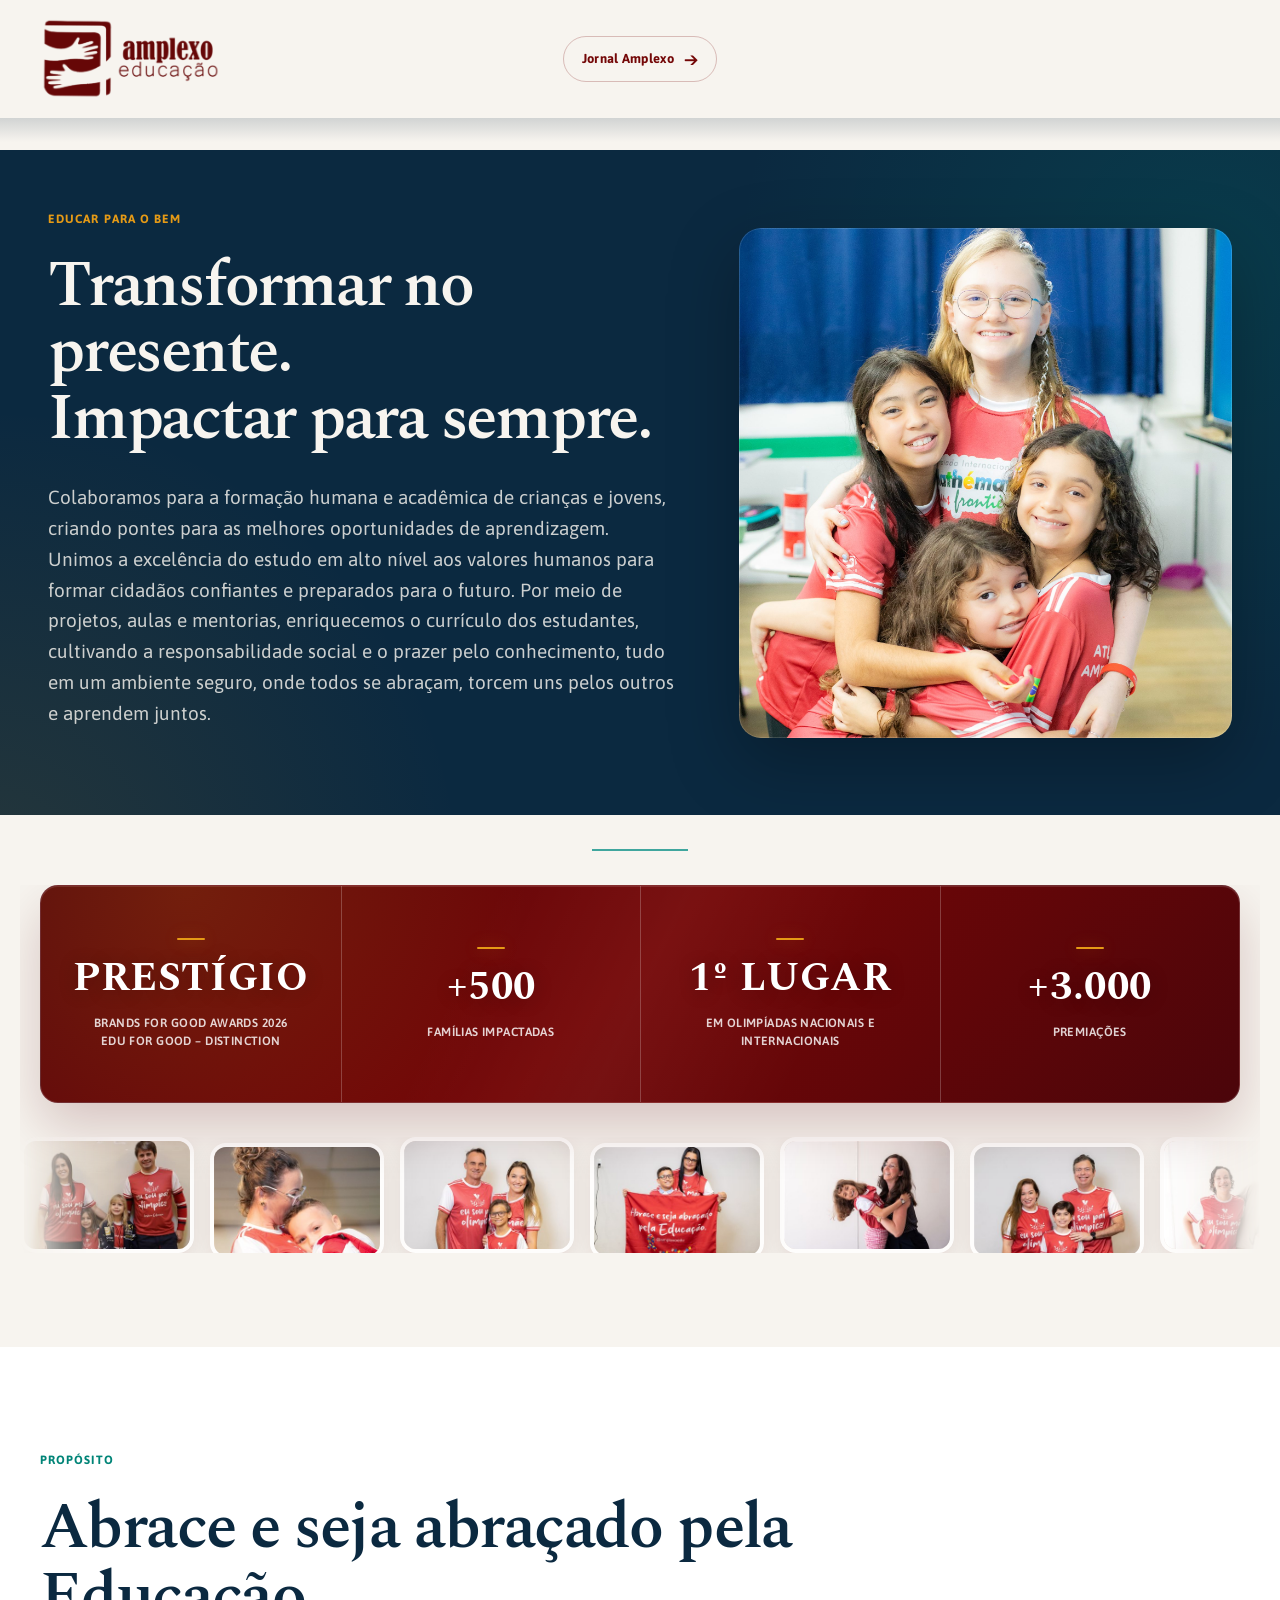
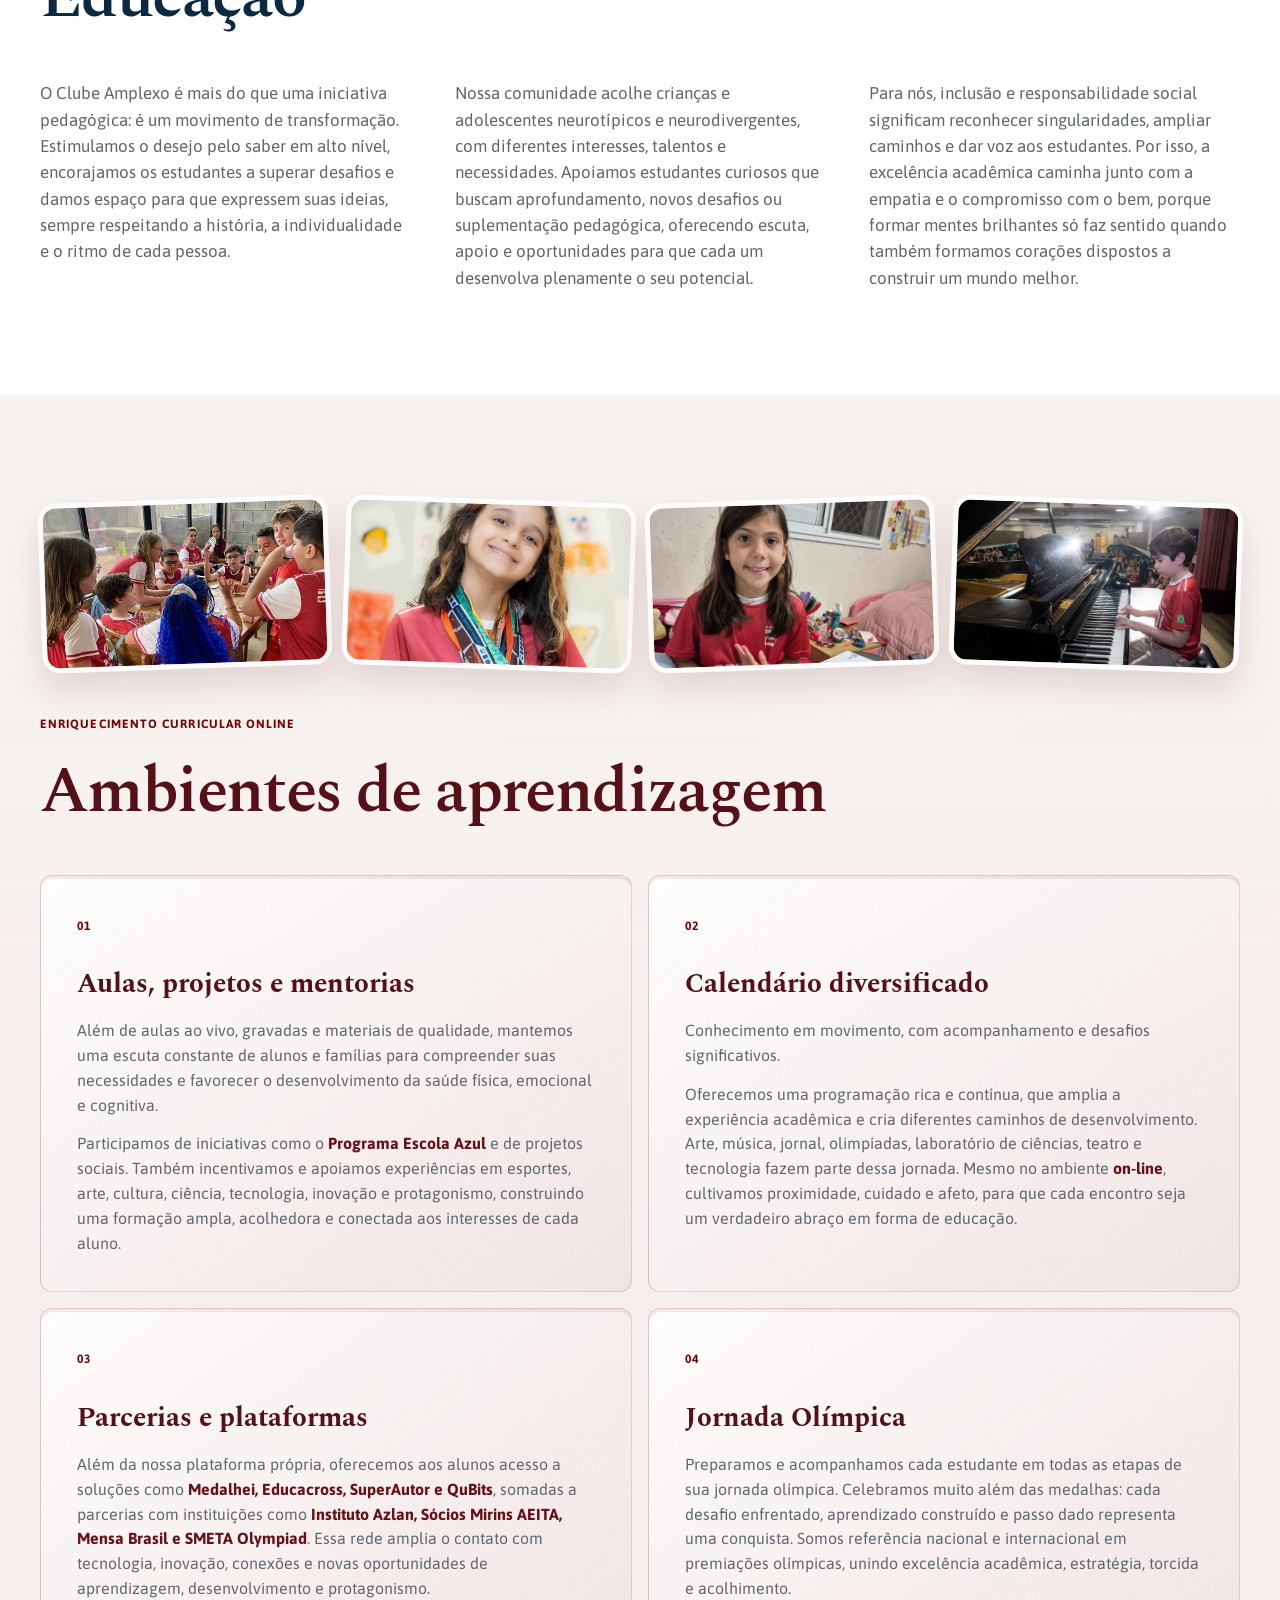
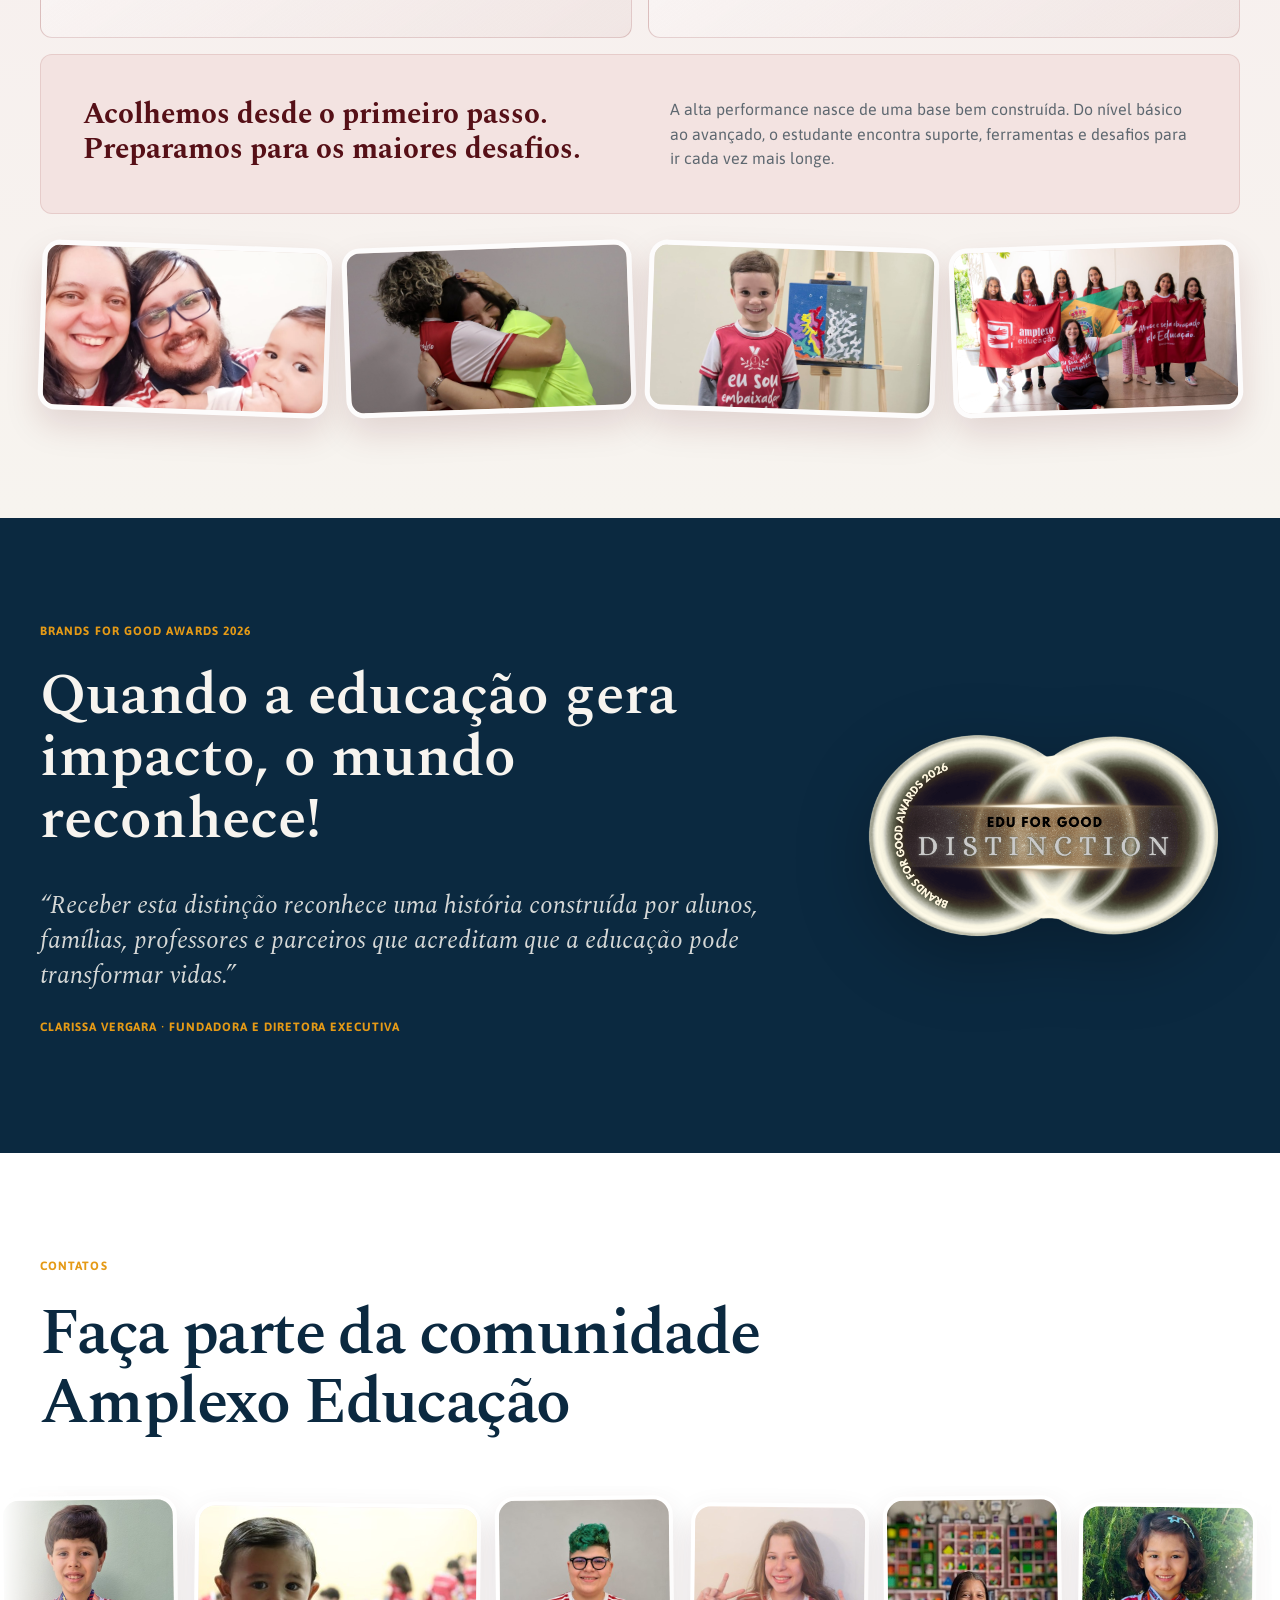
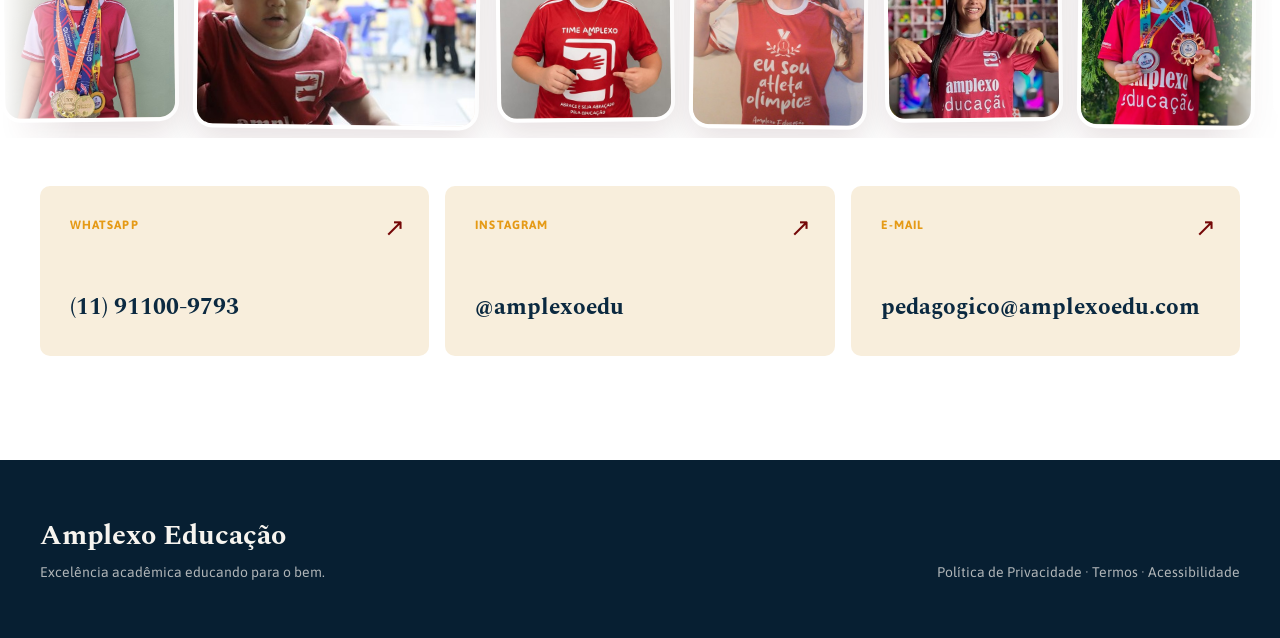
<file: index.html>
<!doctype html>
<html lang="pt-BR">
<head>
  <meta charset="utf-8">
  <meta name="viewport" content="width=device-width, initial-scale=1">
  <title>Amplexo Educação | Clube de enriquecimento curricular</title>
  <meta name="description" content="Toda criança merece um desafio do seu tamanho. Conheça as trilhas de enriquecimento curricular da Amplexo.">
  <meta name="theme-color" content="#f7f4ef">
  <link rel="icon" href="assets/images/redlogo.png">
  <link rel="preconnect" href="https://fonts.googleapis.com">
  <link rel="preconnect" href="https://fonts.gstatic.com" crossorigin>
  <link href="https://fonts.googleapis.com/css2?family=Asap:wght@400;500;600;700&family=Spectral:ital,wght@0,500;0,600;0,700;1,500&display=swap" rel="stylesheet">
  <link rel="stylesheet" href="css/home-reference.css">
</head>
<body id="inicio">
  <a class="skip-link" href="#conteudo">Ir para o conteúdo</a>

  <header class="site-header">
    <div class="shell header-inner">
      <a class="brand" href="#inicio" aria-label="Voltar ao início da página">
        <img src="assets/images/amplexo-logo-full.png" alt="Amplexo Educação">
      </a>
      <a class="journal-button" href="jornal-amplexo/">Jornal Amplexo <span aria-hidden="true">→</span></a>
    </div>
  </header>

  <main id="conteudo">
    <section id="amplexo" class="hero">
      <div class="hero-inner">
        <div class="hero-content reveal">
          <p class="eyebrow amber">Educar para o bem</p>
          <h1>Transformar no presente.<br>Impactar para sempre.</h1>
          <p class="hero-copy">Colaboramos para a formação humana e acadêmica de crianças e jovens, criando pontes para as melhores oportunidades de aprendizagem. Unimos a excelência do estudo em alto nível aos valores humanos para formar cidadãos confiantes e preparados para o futuro. Por meio de projetos, aulas e mentorias, enriquecemos o currículo dos estudantes, cultivando a responsabilidade social e o prazer pelo conhecimento, tudo em um ambiente seguro, onde todos se abraçam, torcem uns pelos outros e aprendem juntos.</p>
        </div>
        <figure class="hero-photo" aria-label="Estudantes da Amplexo reunidas">
          <img src="assets/images/amplexo-estudantes.jpg" alt="Quatro estudantes da Amplexo sorrindo e se abraçando" width="1800" height="2700">
        </figure>
      </div>
    </section>

    <section class="credibility shell" aria-labelledby="cred-title">
      <div class="transition-line" aria-hidden="true"></div>
      <h2 id="cred-title" class="sr-only">Indicadores de credibilidade</h2>
      <div class="metrics-scene">
        <div class="metrics reveal">
        <article><strong>Prestígio</strong><span>Brands For Good Awards 2026<br>Edu For Good – Distinction</span></article>
        <article><strong>+500</strong><span>Famílias impactadas</span></article>
        <article><strong>1º lugar</strong><span>Em olimpíadas nacionais e internacionais</span></article>
        <article><strong>+3.000</strong><span>Premiações</span></article>
        </div>
        <div class="family-carousel" aria-label="Famílias que fazem parte da comunidade Amplexo">
          <div class="family-carousel-track">
            <div class="family-carousel-group">
              <figure><img src="assets/images/familia-amplexo-01-360.jpg" srcset="assets/images/familia-amplexo-01-360.jpg 360w, assets/images/familia-amplexo-01-720.jpg 720w" sizes="(max-width: 760px) 142px, 174px" alt="" loading="lazy" decoding="async"></figure>
              <figure><img src="assets/images/familia-amplexo-03-360.jpg" srcset="assets/images/familia-amplexo-03-360.jpg 360w, assets/images/familia-amplexo-03-720.jpg 720w" sizes="(max-width: 760px) 142px, 174px" alt="" loading="lazy" decoding="async"></figure>
              <figure><img src="assets/images/familia-amplexo-06-360.jpg" srcset="assets/images/familia-amplexo-06-360.jpg 360w, assets/images/familia-amplexo-06-720.jpg 720w" sizes="(max-width: 760px) 142px, 174px" alt="" loading="lazy" decoding="async"></figure>
              <figure><img src="assets/images/amplexo-familia-abraco-360.jpg" srcset="assets/images/amplexo-familia-abraco-360.jpg 360w, assets/images/amplexo-familia-abraco-720.jpg 720w" sizes="(max-width: 760px) 142px, 174px" alt="" loading="lazy" decoding="async"></figure>
              <figure><img src="assets/images/familia-amplexo-05-360.jpg" srcset="assets/images/familia-amplexo-05-360.jpg 360w, assets/images/familia-amplexo-05-720.jpg 720w" sizes="(max-width: 760px) 142px, 174px" alt="" loading="lazy" decoding="async"></figure>
              <figure><img src="assets/images/familia-amplexo-02-360.jpg" srcset="assets/images/familia-amplexo-02-360.jpg 360w, assets/images/familia-amplexo-02-720.jpg 720w" sizes="(max-width: 760px) 142px, 174px" alt="" loading="lazy" decoding="async"></figure>
              <figure><img src="assets/images/familia-amplexo-04-360.jpg" srcset="assets/images/familia-amplexo-04-360.jpg 360w, assets/images/familia-amplexo-04-720.jpg 720w" sizes="(max-width: 760px) 142px, 174px" alt="" loading="lazy" decoding="async"></figure>
              <figure><img src="assets/images/familia-amplexo-07-360.jpg" srcset="assets/images/familia-amplexo-07-360.jpg 360w, assets/images/familia-amplexo-07-720.jpg 720w" sizes="(max-width: 760px) 142px, 174px" alt="" loading="lazy" decoding="async"></figure>
            </div>
            <div class="family-carousel-group" aria-hidden="true">
              <figure><img src="assets/images/familia-amplexo-01-360.jpg" srcset="assets/images/familia-amplexo-01-360.jpg 360w, assets/images/familia-amplexo-01-720.jpg 720w" sizes="(max-width: 760px) 142px, 174px" alt="" loading="lazy" decoding="async"></figure>
              <figure><img src="assets/images/familia-amplexo-03-360.jpg" srcset="assets/images/familia-amplexo-03-360.jpg 360w, assets/images/familia-amplexo-03-720.jpg 720w" sizes="(max-width: 760px) 142px, 174px" alt="" loading="lazy" decoding="async"></figure>
              <figure><img src="assets/images/familia-amplexo-06-360.jpg" srcset="assets/images/familia-amplexo-06-360.jpg 360w, assets/images/familia-amplexo-06-720.jpg 720w" sizes="(max-width: 760px) 142px, 174px" alt="" loading="lazy" decoding="async"></figure>
              <figure><img src="assets/images/amplexo-familia-abraco-360.jpg" srcset="assets/images/amplexo-familia-abraco-360.jpg 360w, assets/images/amplexo-familia-abraco-720.jpg 720w" sizes="(max-width: 760px) 142px, 174px" alt="" loading="lazy" decoding="async"></figure>
              <figure><img src="assets/images/familia-amplexo-05-360.jpg" srcset="assets/images/familia-amplexo-05-360.jpg 360w, assets/images/familia-amplexo-05-720.jpg 720w" sizes="(max-width: 760px) 142px, 174px" alt="" loading="lazy" decoding="async"></figure>
              <figure><img src="assets/images/familia-amplexo-02-360.jpg" srcset="assets/images/familia-amplexo-02-360.jpg 360w, assets/images/familia-amplexo-02-720.jpg 720w" sizes="(max-width: 760px) 142px, 174px" alt="" loading="lazy" decoding="async"></figure>
              <figure><img src="assets/images/familia-amplexo-04-360.jpg" srcset="assets/images/familia-amplexo-04-360.jpg 360w, assets/images/familia-amplexo-04-720.jpg 720w" sizes="(max-width: 760px) 142px, 174px" alt="" loading="lazy" decoding="async"></figure>
              <figure><img src="assets/images/familia-amplexo-07-360.jpg" srcset="assets/images/familia-amplexo-07-360.jpg 360w, assets/images/familia-amplexo-07-720.jpg 720w" sizes="(max-width: 760px) 142px, 174px" alt="" loading="lazy" decoding="async"></figure>
            </div>
          </div>
        </div>
      </div>
    </section>

    <section id="clube" class="manifesto section-pad">
      <div class="narrow reveal">
        <p class="eyebrow teal">Propósito</p>
        <h2>Abrace e seja abraçado pela Educação</h2>
        <div class="editorial-copy">
          <p>O Clube Amplexo é mais do que uma iniciativa pedagógica: é um movimento de transformação. Estimulamos o desejo pelo saber em alto nível, encorajamos os estudantes a superar desafios e damos espaço para que expressem suas ideias, sempre respeitando a história, a individualidade e o ritmo de cada pessoa.</p>
          <p>Nossa comunidade acolhe crianças e adolescentes neurotípicos e neurodivergentes, com diferentes interesses, talentos e necessidades. Apoiamos estudantes curiosos que buscam aprofundamento, novos desafios ou suplementação pedagógica, oferecendo escuta, apoio e oportunidades para que cada um desenvolva plenamente o seu potencial.</p>
          <p>Para nós, inclusão e responsabilidade social significam reconhecer singularidades, ampliar caminhos e dar voz aos estudantes. Por isso, a excelência acadêmica caminha junto com a empatia e o compromisso com o bem, porque formar mentes brilhantes só faz sentido quando também formamos corações dispostos a construir um mundo melhor.</p>
        </div>
      </div>
    </section>

    <section class="learning section-pad">
      <div class="learning-showcase">
        <div class="learning-photo-rail learning-photo-rail-left" aria-label="Momentos de aprendizagem na Amplexo">
          <figure><img src="assets/images/aprendizagem-comunidade.jpg" alt="Estudantes da Amplexo reunidos em uma atividade coletiva" loading="lazy"></figure>
          <figure><img src="assets/images/aprendizagem-medalhas.jpg" alt="Estudante da Amplexo celebrando suas medalhas" loading="lazy"></figure>
          <figure><img src="assets/images/aprendizagem-online.jpg" alt="Estudante participando de uma atividade on-line" loading="lazy"></figure>
          <figure><img src="assets/images/aprendizagem-musica.jpg" alt="Estudante da Amplexo tocando piano" loading="lazy"></figure>
        </div>
        <div class="learning-content">
        <div class="section-heading reveal">
          <p class="eyebrow wine">Enriquecimento curricular Online</p>
          <h2>Ambientes de aprendizagem</h2>
        </div>
        <div class="learning-grid">
          <article class="learning-card reveal"><span>01</span><h3>Aulas, projetos e mentorias</h3><p>Além de aulas ao vivo, gravadas e materiais de qualidade, mantemos uma escuta constante de alunos e famílias para compreender suas necessidades e favorecer o desenvolvimento da saúde física, emocional e cognitiva.</p><p>Participamos de iniciativas como o <strong>Programa Escola Azul</strong> e de projetos sociais. Também incentivamos e apoiamos experiências em esportes, arte, cultura, ciência, tecnologia, inovação e protagonismo, construindo uma formação ampla, acolhedora e conectada aos interesses de cada aluno.</p></article>
          <article class="learning-card reveal"><span>02</span><h3>Calendário diversificado</h3><p>Conhecimento em movimento, com acompanhamento e desafios significativos.</p><p>Oferecemos uma programação rica e contínua, que amplia a experiência acadêmica e cria diferentes caminhos de desenvolvimento. Arte, música, jornal, olimpíadas, laboratório de ciências, teatro e tecnologia fazem parte dessa jornada. Mesmo no ambiente <strong>on-line</strong>, cultivamos proximidade, cuidado e afeto, para que cada encontro seja um verdadeiro abraço em forma de educação.</p></article>
          <article class="learning-card reveal"><span>03</span><h3>Parcerias e plataformas</h3><p>Além da nossa plataforma própria, oferecemos aos alunos acesso a soluções como <strong>Medalhei, Educacross, SuperAutor e QuBits</strong>, somadas a parcerias com instituições como <strong>Instituto Azlan, Sócios Mirins AEITA, Mensa Brasil e SMETA Olympiad</strong>. Essa rede amplia o contato com tecnologia, inovação, conexões e novas oportunidades de aprendizagem, desenvolvimento e protagonismo.</p></article>
          <article class="learning-card reveal"><span>04</span><h3>Jornada Olímpica</h3><p>Preparamos e acompanhamos cada estudante em todas as etapas de sua jornada olímpica. Celebramos muito além das medalhas: cada desafio enfrentado, aprendizado construído e passo dado representa uma conquista. Somos referência nacional e internacional em premiações olímpicas, unindo excelência acadêmica, estratégia, torcida e acolhimento.</p></article>
        </div>
        <aside class="learning-callout reveal">
          <h3>Acolhemos desde o primeiro passo. Preparamos para os maiores desafios.</h3>
          <p>A alta performance nasce de uma base bem construída. Do nível básico ao avançado, o estudante encontra suporte, ferramentas e desafios para ir cada vez mais longe.</p>
        </aside>
        </div>
        <div class="learning-photo-rail learning-photo-rail-right" aria-label="Histórias reais da comunidade Amplexo">
          <figure><img src="assets/images/aprendizagem-familia.jpg" alt="Família vestindo a camisa da Amplexo" loading="lazy"></figure>
          <figure><img src="assets/images/aprendizagem-abraco.jpg" alt="Abraço celebrando uma conquista" loading="lazy"></figure>
          <figure><img src="assets/images/aprendizagem-arte.jpg" alt="Criança apresentando uma criação artística" loading="lazy"></figure>
          <figure><img src="assets/images/aprendizagem-equipe.jpg" alt="Estudantes reunidos representando a comunidade Amplexo" loading="lazy"></figure>
        </div>
      </div>
    </section>

    <section id="impacto" class="impact section-pad">
      <div class="shell impact-grid">
        <div class="impact-copy reveal">
          <p class="eyebrow amber">Brands For Good Awards 2026</p>
          <h2>Quando a educação gera impacto, o mundo reconhece!</h2>
          <blockquote>“Receber esta distinção reconhece uma história construída por alunos, famílias, professores e parceiros que acreditam que a educação pode transformar vidas.”</blockquote>
          <p class="signature">Clarissa Vergara · Fundadora e Diretora Executiva</p>
        </div>
        <div class="award reveal"><img src="assets/images/brands-for-good-2026.png" alt="Selo Brands For Good Awards 2026 — Edu For Good Distinction" loading="lazy"></div>
      </div>
    </section>

    <section class="contact section-pad">
      <div class="shell">
        <div class="section-heading reveal">
          <p class="eyebrow amber">Contatos</p>
          <h2>Faça parte da comunidade Amplexo Educação</h2>
        </div>
        <div class="community-carousel reveal" aria-label="Pessoas que fazem parte da comunidade Amplexo Educação">
          <div class="community-carousel-track">
            <div class="community-carousel-group">
              <figure class="community-photo"><img src="assets/images/comunidade-01-480.jpg" srcset="assets/images/comunidade-01-480.jpg 480w, assets/images/comunidade-01-800.jpg 800w" sizes="(max-width: 760px) 222px, 286px" alt="" loading="lazy" decoding="async"></figure>
              <figure class="community-photo"><img src="assets/images/comunidade-02-480.jpg" srcset="assets/images/comunidade-02-480.jpg 480w, assets/images/comunidade-02-800.jpg 800w" sizes="(max-width: 760px) 222px, 286px" alt="" loading="lazy" decoding="async"></figure>
              <figure class="community-photo"><img src="assets/images/comunidade-03-480.jpg" srcset="assets/images/comunidade-03-480.jpg 480w, assets/images/comunidade-03-800.jpg 800w" sizes="(max-width: 760px) 222px, 286px" alt="" loading="lazy" decoding="async"></figure>
              <figure class="community-photo"><img src="assets/images/comunidade-04-480.jpg" srcset="assets/images/comunidade-04-480.jpg 480w, assets/images/comunidade-04-800.jpg 800w" sizes="(max-width: 760px) 222px, 286px" alt="" loading="lazy" decoding="async"></figure>
              <figure class="community-photo"><img src="assets/images/comunidade-05-480.jpg" srcset="assets/images/comunidade-05-480.jpg 480w, assets/images/comunidade-05-800.jpg 800w" sizes="(max-width: 760px) 222px, 286px" alt="" loading="lazy" decoding="async"></figure>
              <figure class="community-photo"><img src="assets/images/comunidade-06-480.jpg" srcset="assets/images/comunidade-06-480.jpg 480w, assets/images/comunidade-06-800.jpg 800w" sizes="(max-width: 760px) 222px, 286px" alt="" loading="lazy" decoding="async"></figure>
              <figure class="community-photo"><img src="assets/images/comunidade-07-480.jpg" srcset="assets/images/comunidade-07-480.jpg 480w, assets/images/comunidade-07-800.jpg 800w" sizes="(max-width: 760px) 222px, 286px" alt="" loading="lazy" decoding="async"></figure>
              <figure class="community-photo"><img src="assets/images/comunidade-08-480.jpg" srcset="assets/images/comunidade-08-480.jpg 480w, assets/images/comunidade-08-800.jpg 800w" sizes="(max-width: 760px) 222px, 286px" alt="" loading="lazy" decoding="async"></figure>
              <figure class="community-photo"><img src="assets/images/comunidade-09-480.jpg" srcset="assets/images/comunidade-09-480.jpg 480w, assets/images/comunidade-09-800.jpg 800w" sizes="(max-width: 760px) 222px, 286px" alt="" loading="lazy" decoding="async"></figure>
              <figure class="community-photo"><img src="assets/images/comunidade-10-480.jpg" srcset="assets/images/comunidade-10-480.jpg 480w, assets/images/comunidade-10-800.jpg 800w" sizes="(max-width: 760px) 222px, 286px" alt="" loading="lazy" decoding="async"></figure>
              <figure class="community-photo"><img src="assets/images/comunidade-11-480.jpg" srcset="assets/images/comunidade-11-480.jpg 480w, assets/images/comunidade-11-800.jpg 800w" sizes="(max-width: 760px) 222px, 286px" alt="" loading="lazy" decoding="async"></figure>
              <figure class="community-photo"><img src="assets/images/comunidade-12-480.jpg" srcset="assets/images/comunidade-12-480.jpg 480w, assets/images/comunidade-12-800.jpg 800w" sizes="(max-width: 760px) 222px, 286px" alt="" loading="lazy" decoding="async"></figure>
            </div>
            <div class="community-carousel-group" aria-hidden="true">
              <figure class="community-photo"><img src="assets/images/comunidade-01-480.jpg" srcset="assets/images/comunidade-01-480.jpg 480w, assets/images/comunidade-01-800.jpg 800w" sizes="(max-width: 760px) 222px, 286px" alt="" loading="lazy" decoding="async"></figure>
              <figure class="community-photo"><img src="assets/images/comunidade-02-480.jpg" srcset="assets/images/comunidade-02-480.jpg 480w, assets/images/comunidade-02-800.jpg 800w" sizes="(max-width: 760px) 222px, 286px" alt="" loading="lazy" decoding="async"></figure>
              <figure class="community-photo"><img src="assets/images/comunidade-03-480.jpg" srcset="assets/images/comunidade-03-480.jpg 480w, assets/images/comunidade-03-800.jpg 800w" sizes="(max-width: 760px) 222px, 286px" alt="" loading="lazy" decoding="async"></figure>
              <figure class="community-photo"><img src="assets/images/comunidade-04-480.jpg" srcset="assets/images/comunidade-04-480.jpg 480w, assets/images/comunidade-04-800.jpg 800w" sizes="(max-width: 760px) 222px, 286px" alt="" loading="lazy" decoding="async"></figure>
              <figure class="community-photo"><img src="assets/images/comunidade-05-480.jpg" srcset="assets/images/comunidade-05-480.jpg 480w, assets/images/comunidade-05-800.jpg 800w" sizes="(max-width: 760px) 222px, 286px" alt="" loading="lazy" decoding="async"></figure>
              <figure class="community-photo"><img src="assets/images/comunidade-06-480.jpg" srcset="assets/images/comunidade-06-480.jpg 480w, assets/images/comunidade-06-800.jpg 800w" sizes="(max-width: 760px) 222px, 286px" alt="" loading="lazy" decoding="async"></figure>
              <figure class="community-photo"><img src="assets/images/comunidade-07-480.jpg" srcset="assets/images/comunidade-07-480.jpg 480w, assets/images/comunidade-07-800.jpg 800w" sizes="(max-width: 760px) 222px, 286px" alt="" loading="lazy" decoding="async"></figure>
              <figure class="community-photo"><img src="assets/images/comunidade-08-480.jpg" srcset="assets/images/comunidade-08-480.jpg 480w, assets/images/comunidade-08-800.jpg 800w" sizes="(max-width: 760px) 222px, 286px" alt="" loading="lazy" decoding="async"></figure>
              <figure class="community-photo"><img src="assets/images/comunidade-09-480.jpg" srcset="assets/images/comunidade-09-480.jpg 480w, assets/images/comunidade-09-800.jpg 800w" sizes="(max-width: 760px) 222px, 286px" alt="" loading="lazy" decoding="async"></figure>
              <figure class="community-photo"><img src="assets/images/comunidade-10-480.jpg" srcset="assets/images/comunidade-10-480.jpg 480w, assets/images/comunidade-10-800.jpg 800w" sizes="(max-width: 760px) 222px, 286px" alt="" loading="lazy" decoding="async"></figure>
              <figure class="community-photo"><img src="assets/images/comunidade-11-480.jpg" srcset="assets/images/comunidade-11-480.jpg 480w, assets/images/comunidade-11-800.jpg 800w" sizes="(max-width: 760px) 222px, 286px" alt="" loading="lazy" decoding="async"></figure>
              <figure class="community-photo"><img src="assets/images/comunidade-12-480.jpg" srcset="assets/images/comunidade-12-480.jpg 480w, assets/images/comunidade-12-800.jpg 800w" sizes="(max-width: 760px) 222px, 286px" alt="" loading="lazy" decoding="async"></figure>
            </div>
          </div>
        </div>
        <div class="contact-grid">
          <a class="contact-card reveal" href="https://wa.me/5511911009793" target="_blank" rel="noopener"><span>WhatsApp</span><strong>(11) 91100-9793</strong><i>↗</i></a>
          <a class="contact-card reveal" href="https://instagram.com/amplexoedu" target="_blank" rel="noopener"><span>Instagram</span><strong>@amplexoedu</strong><i>↗</i></a>
          <a class="contact-card reveal" href="mailto:pedagogico@amplexoedu.com"><span>E-mail</span><strong>pedagogico@amplexoedu.com</strong><i>↗</i></a>
        </div>
      </div>
    </section>
  </main>

  <footer class="footer">
    <div class="shell footer-grid">
      <div><strong>Amplexo Educação</strong><p>Excelência acadêmica educando para o bem.</p></div>
      <p>Política de Privacidade · Termos · Acessibilidade</p>
    </div>
  </footer>

  <script>
    const observer = new IntersectionObserver(entries => entries.forEach(entry => {
      if (entry.isIntersecting) { entry.target.classList.add('visible'); observer.unobserve(entry.target); }
    }), { threshold: .12 });
    document.querySelectorAll('.reveal').forEach(el => observer.observe(el));
  </script>
</body>
</html>
</file>
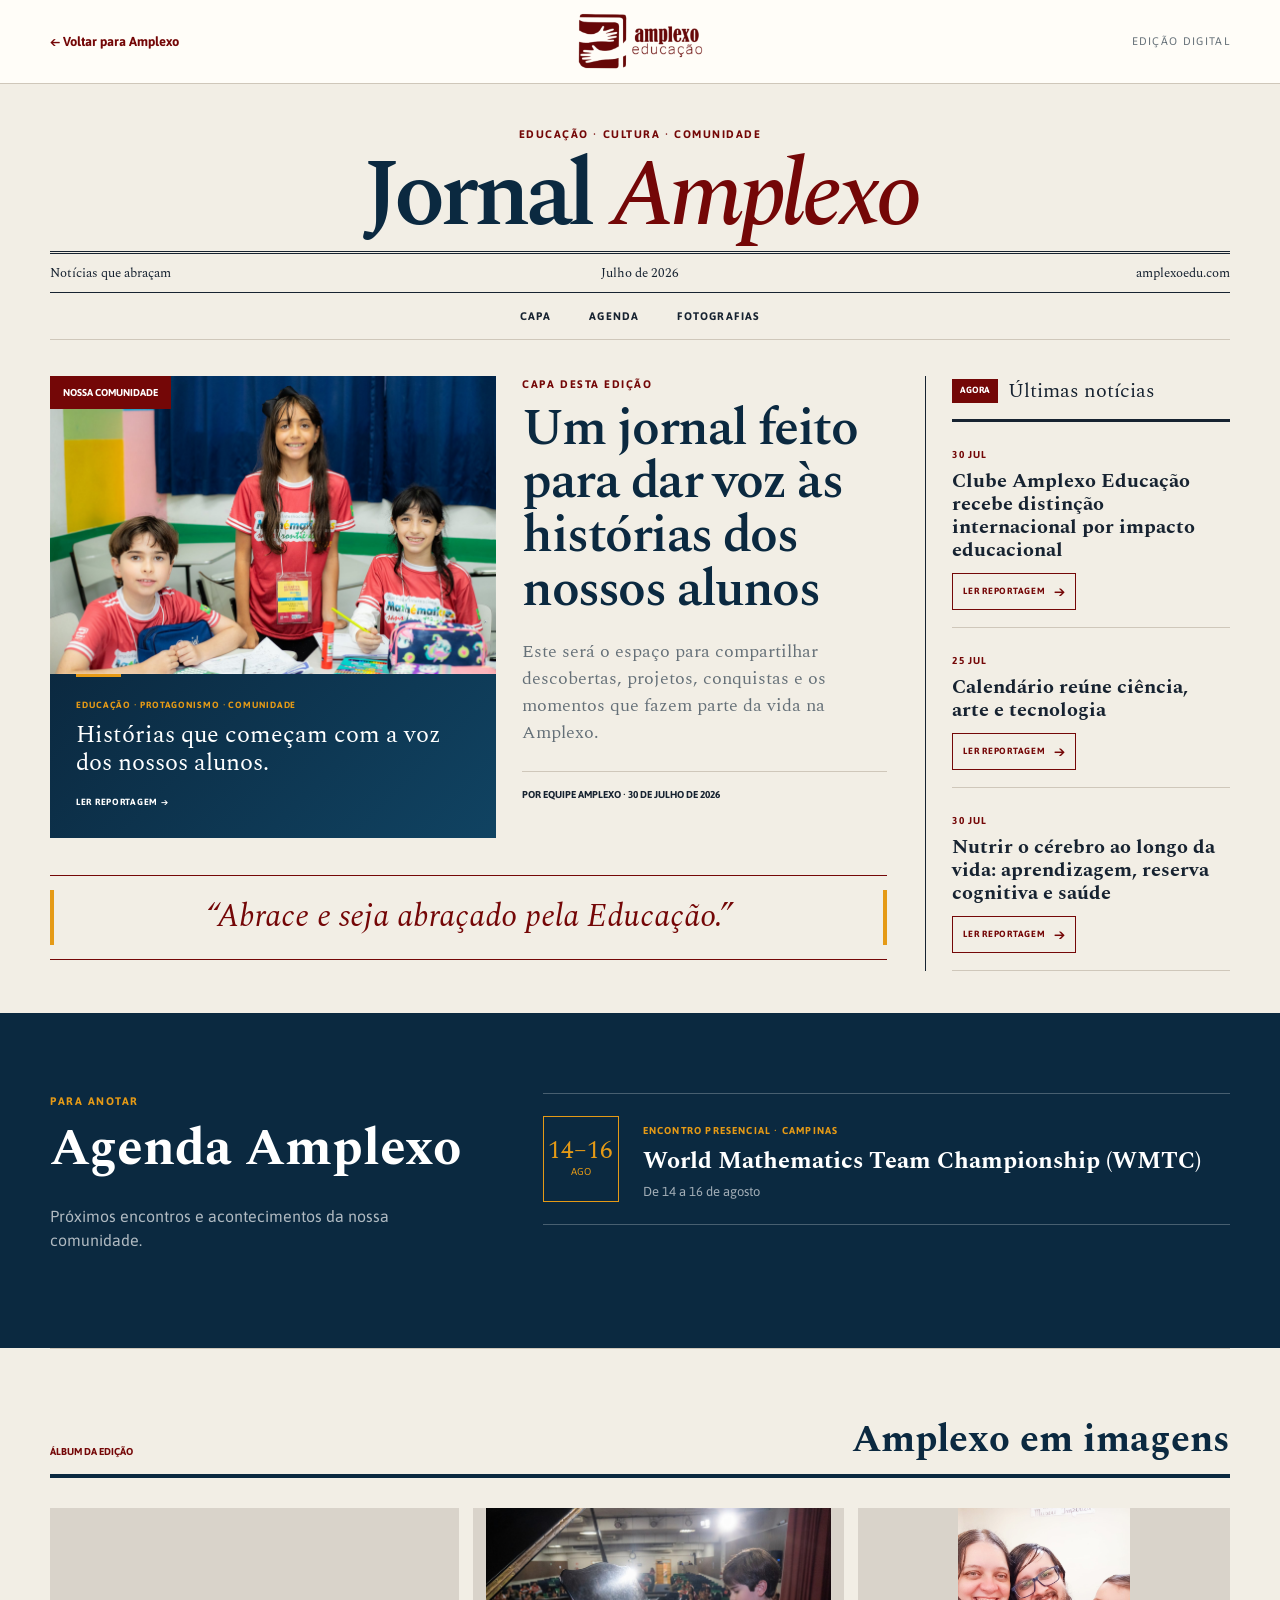
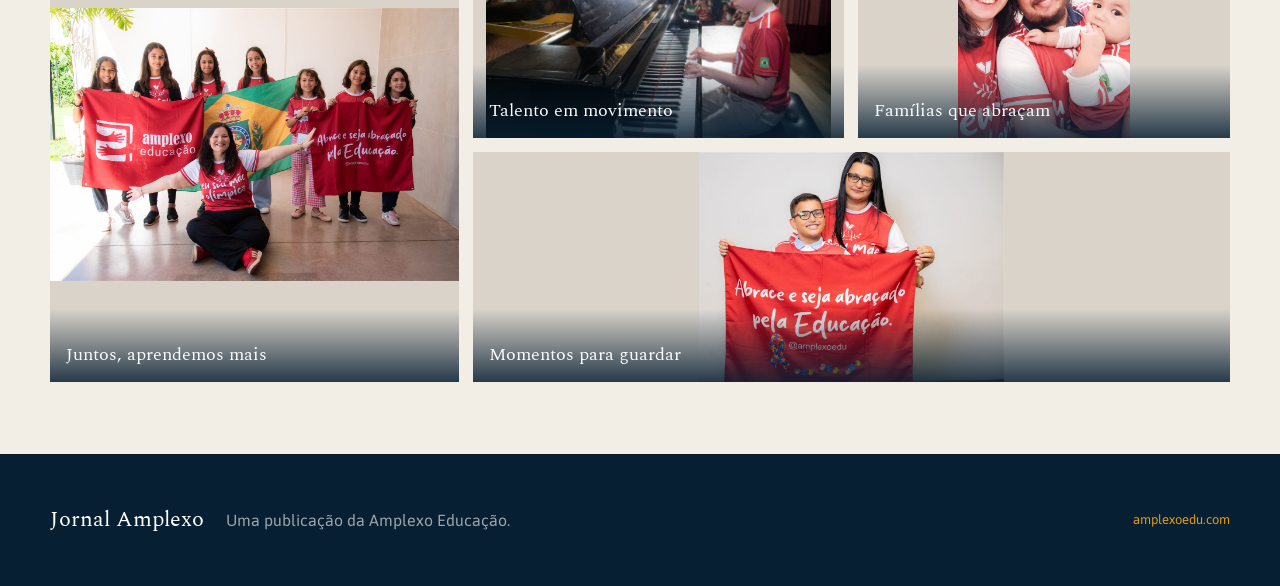
<file: jornal-amplexo/index.html>
<!doctype html>
<html lang="pt-BR">
<head>
  <meta charset="utf-8">
  <meta name="viewport" content="width=device-width, initial-scale=1">
  <title>Jornal Amplexo | Notícias da nossa comunidade</title>
  <meta name="description" content="Notícias, conquistas, projetos e eventos dos alunos da Amplexo Educação.">
  <meta name="theme-color" content="#f2eee5">
  <link rel="icon" href="../assets/images/redlogo.png">
  <link rel="preconnect" href="https://fonts.googleapis.com">
  <link rel="preconnect" href="https://fonts.gstatic.com" crossorigin>
  <link href="https://fonts.googleapis.com/css2?family=Asap:wght@400;500;600;700&family=Spectral:ital,wght@0,500;0,600;0,700;1,500&display=swap" rel="stylesheet">
  <link rel="stylesheet" href="../css/jornal-amplexo.css">
</head>
<body>
  <a class="skip-link" href="#conteudo">Ir para o conteúdo</a>
  <header class="topbar">
    <div class="shell topbar-inner">
      <a class="back-link" href="../">← Voltar para Amplexo</a>
      <a class="brand" href="../" aria-label="Página inicial da Amplexo Educação"><img src="../assets/images/amplexo-logo-full.png" alt="Amplexo Educação"></a>
      <span class="edition">Edição digital</span>
    </div>
  </header>

  <main id="conteudo">
    <section class="newspaper-head shell">
      <p class="kicker">Educação · Cultura · Comunidade</p>
      <h1>Jornal <em>Amplexo</em></h1>
      <div class="issue-line"><span>Notícias que abraçam</span><time datetime="2026-07">Julho de 2026</time><span>amplexoedu.com</span></div>
      <nav class="sections" aria-label="Seções do jornal"><a href="#destaques">Capa</a><a href="#agenda">Agenda</a><a href="#galeria">Fotografias</a></nav>
    </section>

    <section id="destaques" class="lead shell">
      <article class="lead-story">
        <a class="lead-image" href="novos-projetos-dos-alunos/">
          <img src="../assets/images/alunos-jornal-amplexo.jpg" alt="Três estudantes participando de uma atividade de matemática">
          <span>Nossa comunidade</span>
          <div class="lead-image-note"><small>Educação · Protagonismo · Comunidade</small><strong>Histórias que começam com a voz dos nossos alunos.</strong><i>Ler reportagem →</i></div>
        </a>
        <div class="lead-copy">
          <p class="overline">Capa desta edição</p>
          <h2><a href="novos-projetos-dos-alunos/">Um jornal feito para dar voz às histórias dos nossos alunos</a></h2>
          <p class="summary">Este será o espaço para compartilhar descobertas, projetos, conquistas e os momentos que fazem parte da vida na Amplexo.</p>
          <p class="byline">Por Equipe Amplexo · 30 de julho de 2026</p>
        </div>
        <p class="lead-motto">“Abrace e seja abraçado pela Educação.”</p>
      </article>
      <aside class="briefs" aria-label="Últimas notícias">
        <div class="briefs-title"><span>Agora</span><strong>Últimas notícias</strong></div>
        <article><time datetime="2026-07-30">30 JUL</time><h3><a href="distincao-internacional-impacto-educacional/">Clube Amplexo Educação recebe distinção internacional por impacto educacional</a></h3><a class="brief-read-more" href="distincao-internacional-impacto-educacional/">Ler reportagem <span aria-hidden="true">→</span></a></article>
        <article><time datetime="2026-07-25">25 JUL</time><h3><a href="calendario-reune-ciencia-arte-e-tecnologia/">Calendário reúne ciência, arte e tecnologia</a></h3><a class="brief-read-more" href="calendario-reune-ciencia-arte-e-tecnologia/">Ler reportagem <span aria-hidden="true">→</span></a></article>
        <article><time datetime="2026-07-30">30 JUL</time><h3><a href="nutrir-o-cerebro-ao-longo-da-vida/">Nutrir o cérebro ao longo da vida: aprendizagem, reserva cognitiva e saúde</a></h3><a class="brief-read-more" href="nutrir-o-cerebro-ao-longo-da-vida/">Ler reportagem <span aria-hidden="true">→</span></a></article>
      </aside>
    </section>

    <section id="agenda" class="agenda">
      <div class="shell agenda-grid">
        <div class="agenda-intro"><p class="overline">Para anotar</p><h2>Agenda Amplexo</h2><p>Próximos encontros e acontecimentos da nossa comunidade.</p></div>
        <div class="event-list">
          <article><time datetime="2026-08-14"><strong>14–16</strong><span>AGO</span></time><div><span>Encontro presencial · Campinas</span><h3>World Mathematics Team Championship (WMTC)</h3><p>De 14 a 16 de agosto</p></div></article>
        </div>
      </div>
    </section>

    <section id="galeria" class="gallery shell">
      <div class="section-title"><p>Álbum da edição</p><h2>Amplexo em imagens</h2></div>
      <div class="photo-grid">
        <figure class="tall"><img src="../assets/images/aprendizagem-equipe.jpg" alt="Estudantes reunidos" loading="lazy"><figcaption>Juntos, aprendemos mais</figcaption></figure>
        <figure><img src="../assets/images/aprendizagem-musica.jpg" alt="Estudante tocando piano" loading="lazy"><figcaption>Talento em movimento</figcaption></figure>
        <figure><img src="../assets/images/aprendizagem-familia.jpg" alt="Família Amplexo" loading="lazy"><figcaption>Famílias que abraçam</figcaption></figure>
        <figure class="wide-photo"><img src="../assets/images/amplexo-familia-abraco-jornal.jpg" alt="Família reunida com a mensagem Abrace e seja abraçado pela Educação" loading="lazy"><figcaption>Momentos para guardar</figcaption></figure>
      </div>
    </section>

  </main>
  <footer><div class="shell footer-inner"><strong>Jornal Amplexo</strong><p>Uma publicação da Amplexo Educação.</p><a href="../">amplexoedu.com</a></div></footer>
</body>
</html>
</file>
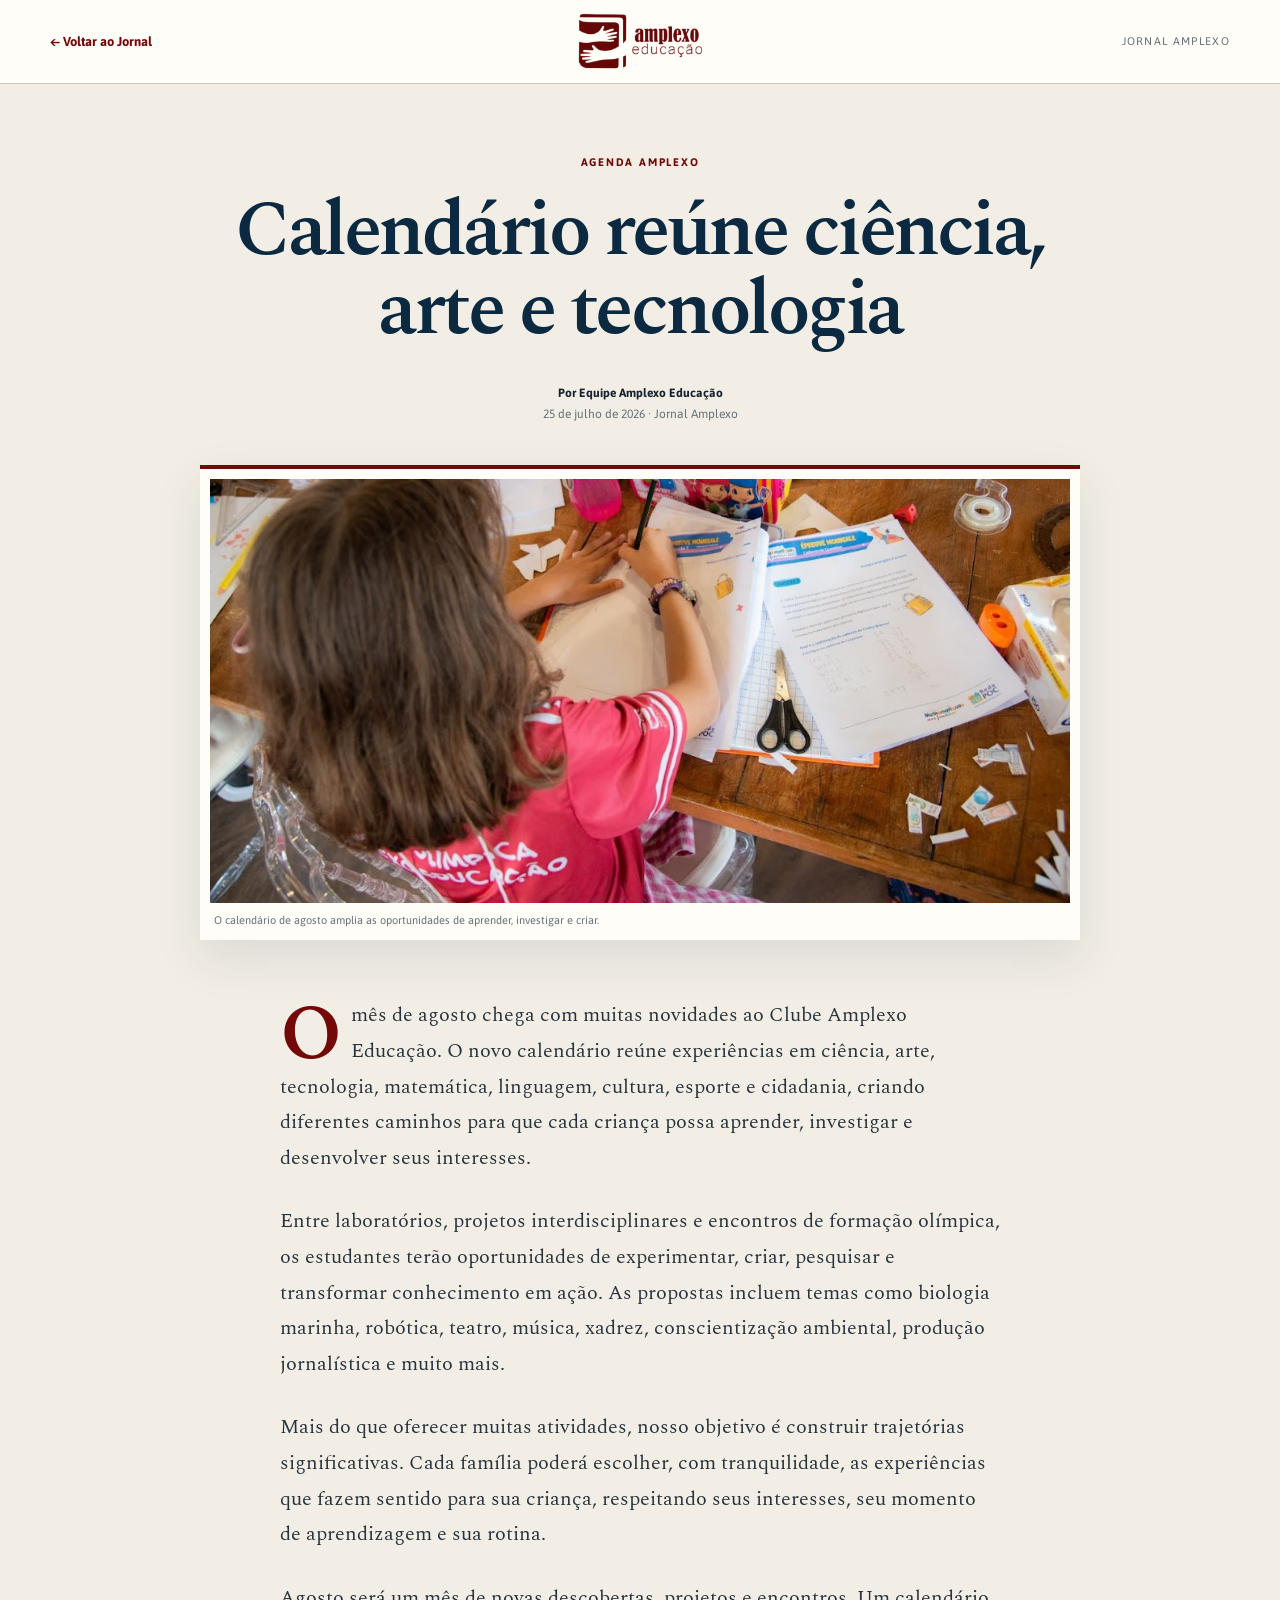
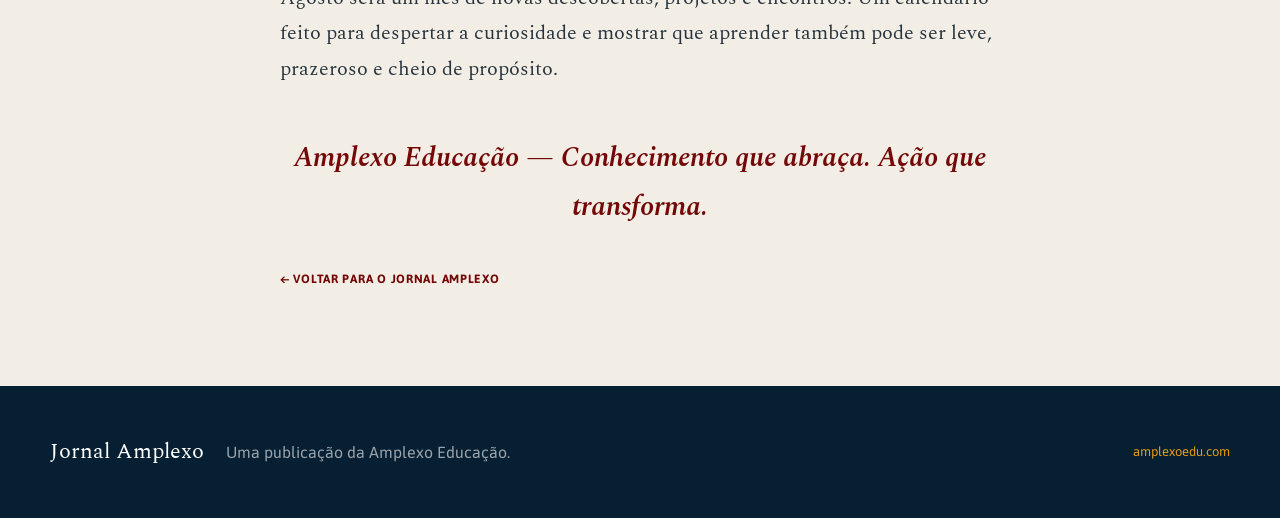
<file: jornal-amplexo/calendario-reune-ciencia-arte-e-tecnologia/index.html>
<!doctype html>
<html lang="pt-BR">
<head>
  <meta charset="utf-8">
  <meta name="viewport" content="width=device-width, initial-scale=1">
  <title>Calendário reúne ciência, arte e tecnologia | Jornal Amplexo</title>
  <meta name="description" content="O mês de agosto chega com muitas novidades ao Clube Amplexo Educação, com experiências em ciência, arte, tecnologia e muito mais.">
  <meta name="author" content="Equipe Amplexo Educação">
  <meta name="theme-color" content="#f2eee5">
  <link rel="icon" href="../../assets/images/redlogo.png">
  <link rel="preconnect" href="https://fonts.googleapis.com">
  <link rel="preconnect" href="https://fonts.gstatic.com" crossorigin>
  <link href="https://fonts.googleapis.com/css2?family=Asap:wght@400;500;600;700&family=Spectral:ital,wght@0,400;0,500;0,600;0,700;1,500&display=swap" rel="stylesheet">
  <link rel="stylesheet" href="../../css/jornal-amplexo.css">
  <link rel="stylesheet" href="../../css/artigo-jornal.css">
</head>
<body>
  <a class="skip-link" href="#artigo">Ir para o artigo</a>
  <header class="topbar">
    <div class="shell topbar-inner">
      <a class="back-link" href="../">← Voltar ao Jornal</a>
      <a class="brand" href="../../" aria-label="Página inicial da Amplexo Educação"><img src="../../assets/images/amplexo-logo-full.png" alt="Amplexo Educação"></a>
      <span class="edition">Jornal Amplexo</span>
    </div>
  </header>

  <main id="artigo" class="article-page">
    <header class="article-header shell">
      <p class="article-section">Agenda Amplexo</p>
      <h1>Calendário reúne ciência, arte e tecnologia</h1>
      <div class="article-meta article-meta-text">
        <p><strong>Por Equipe Amplexo Educação</strong><span>25 de julho de 2026 · Jornal Amplexo</span></p>
      </div>
    </header>

    <figure class="article-hero shell article-hero-calendar story-hero">
      <img src="../../assets/images/calendario-agosto-amplexo.jpg" alt="Estudante da Amplexo realizando uma atividade criativa">
      <figcaption>O calendário de agosto amplia as oportunidades de aprender, investigar e criar.</figcaption>
    </figure>

    <article class="article-body article-body-short">
      <p class="drop-cap">O mês de agosto chega com muitas novidades ao Clube Amplexo Educação. O novo calendário reúne experiências em ciência, arte, tecnologia, matemática, linguagem, cultura, esporte e cidadania, criando diferentes caminhos para que cada criança possa aprender, investigar e desenvolver seus interesses.</p>

      <p>Entre laboratórios, projetos interdisciplinares e encontros de formação olímpica, os estudantes terão oportunidades de experimentar, criar, pesquisar e transformar conhecimento em ação. As propostas incluem temas como biologia marinha, robótica, teatro, música, xadrez, conscientização ambiental, produção jornalística e muito mais.</p>

      <p>Mais do que oferecer muitas atividades, nosso objetivo é construir trajetórias significativas. Cada família poderá escolher, com tranquilidade, as experiências que fazem sentido para sua criança, respeitando seus interesses, seu momento de aprendizagem e sua rotina.</p>

      <p>Agosto será um mês de novas descobertas, projetos e encontros. Um calendário feito para despertar a curiosidade e mostrar que aprender também pode ser leve, prazeroso e cheio de propósito.</p>

      <p class="article-closing">Amplexo Educação — Conhecimento que abraça. Ação que transforma.</p>

      <a class="return-journal" href="../">← Voltar para o Jornal Amplexo</a>
    </article>
  </main>

  <footer><div class="shell footer-inner"><strong>Jornal Amplexo</strong><p>Uma publicação da Amplexo Educação.</p><a href="../../">amplexoedu.com</a></div></footer>
</body>
</html>
</file>
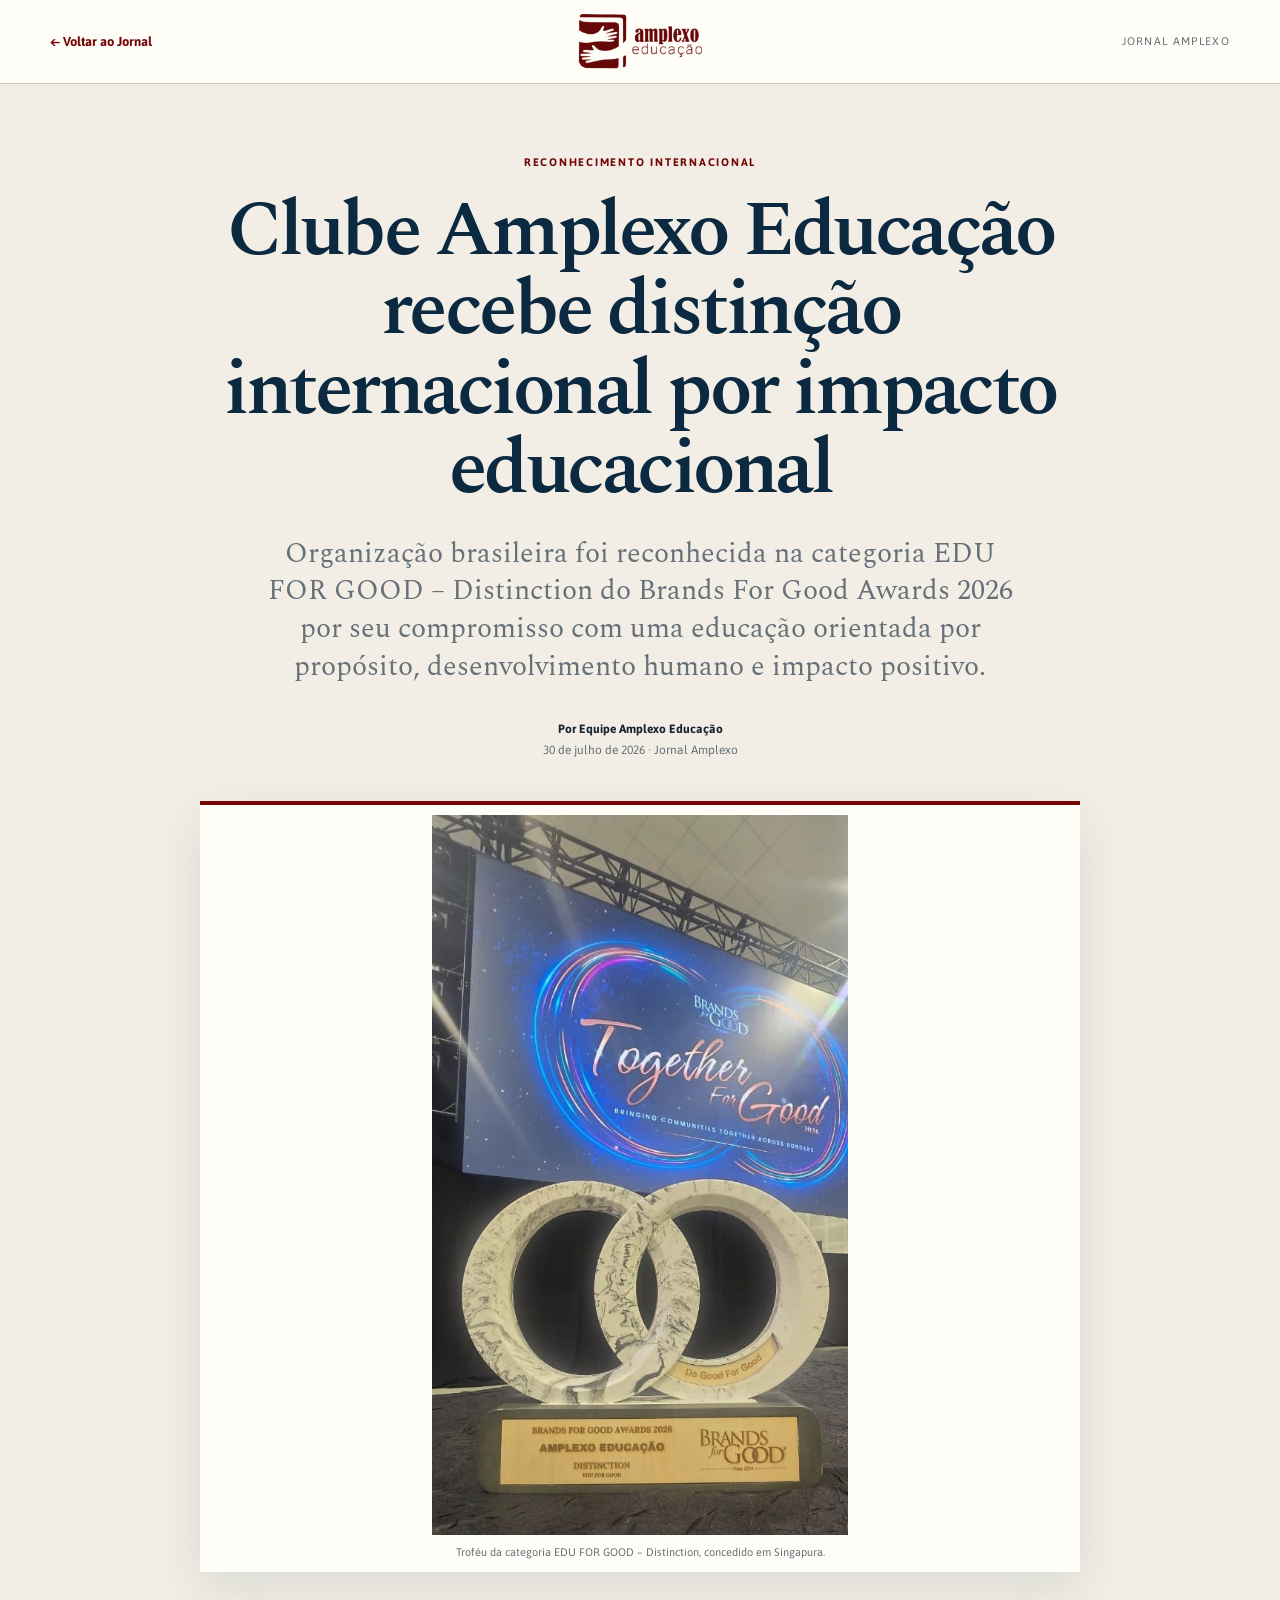
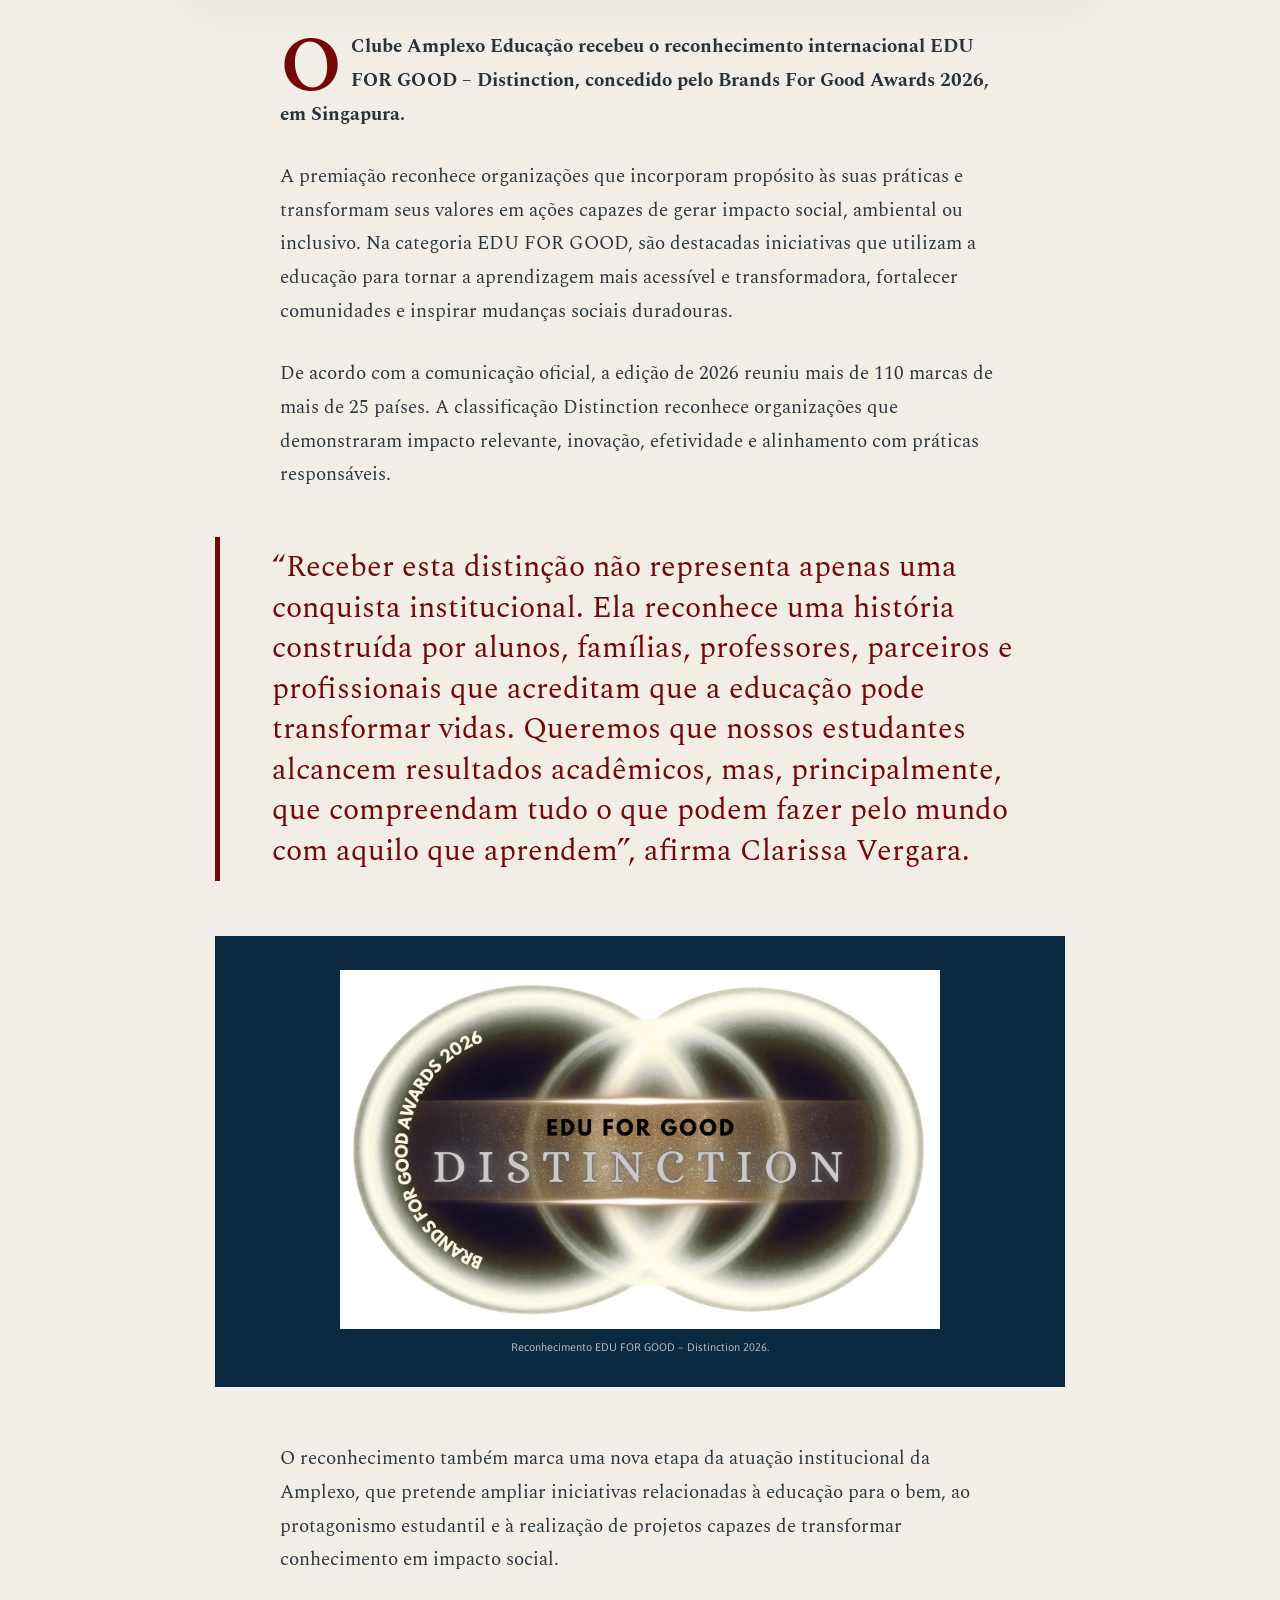
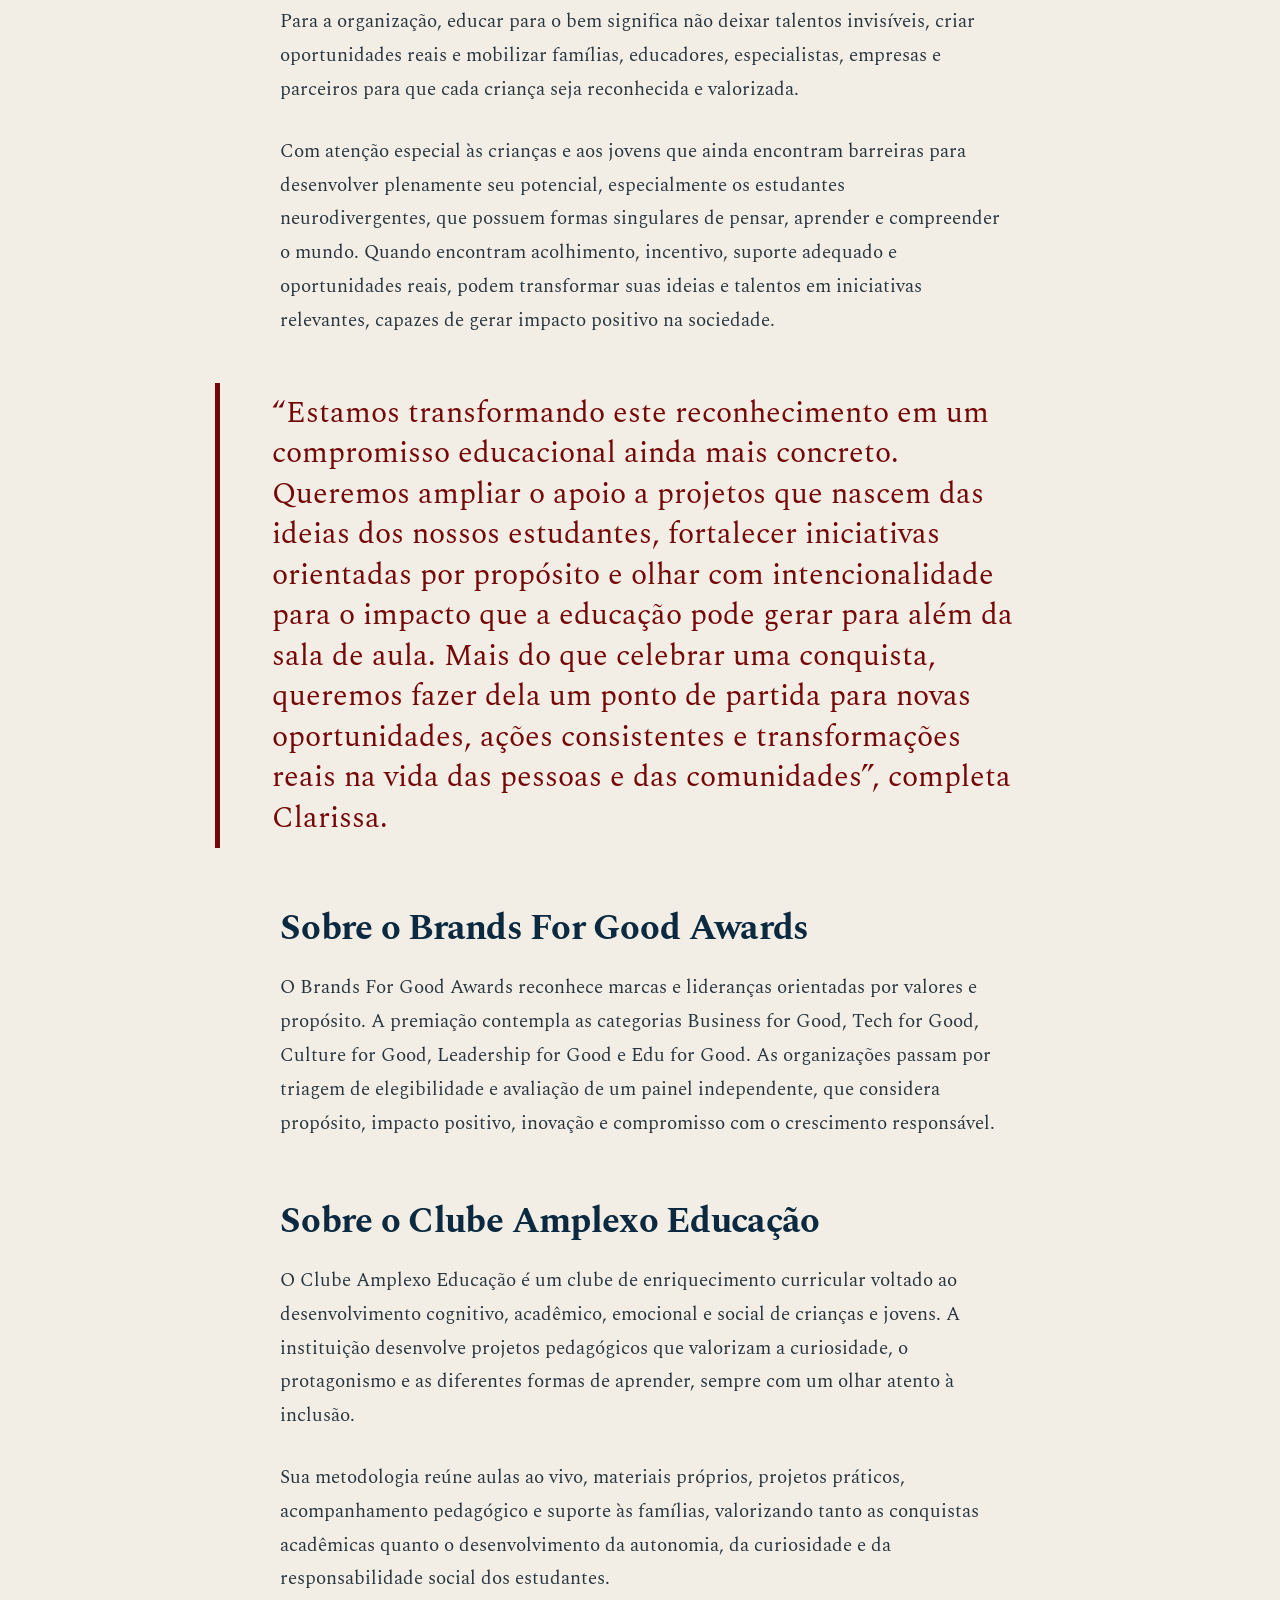
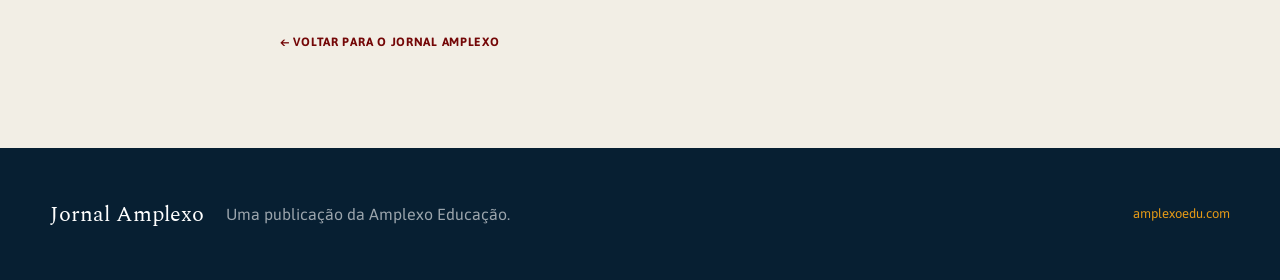
<file: jornal-amplexo/distincao-internacional-impacto-educacional/index.html>
<!doctype html>
<html lang="pt-BR">
<head>
  <meta charset="utf-8">
  <meta name="viewport" content="width=device-width, initial-scale=1">
  <title>Clube Amplexo recebe distinção internacional | Jornal Amplexo</title>
  <meta name="description" content="Organização brasileira foi reconhecida na categoria EDU FOR GOOD – Distinction do Brands For Good Awards 2026.">
  <meta name="author" content="Equipe Amplexo Educação">
  <meta name="theme-color" content="#f2eee5">
  <link rel="icon" href="../../assets/images/redlogo.png">
  <link rel="preconnect" href="https://fonts.googleapis.com">
  <link rel="preconnect" href="https://fonts.gstatic.com" crossorigin>
  <link href="https://fonts.googleapis.com/css2?family=Asap:wght@400;500;600;700&family=Spectral:ital,wght@0,400;0,500;0,600;0,700;1,500&display=swap" rel="stylesheet">
  <link rel="stylesheet" href="../../css/jornal-amplexo.css">
  <link rel="stylesheet" href="../../css/artigo-jornal.css">
</head>
<body>
  <a class="skip-link" href="#artigo">Ir para o artigo</a>
  <header class="topbar">
    <div class="shell topbar-inner">
      <a class="back-link" href="../">← Voltar ao Jornal</a>
      <a class="brand" href="../../" aria-label="Página inicial da Amplexo Educação"><img src="../../assets/images/amplexo-logo-full.png" alt="Amplexo Educação"></a>
      <span class="edition">Jornal Amplexo</span>
    </div>
  </header>

  <main id="artigo" class="article-page">
    <header class="article-header shell">
      <p class="article-section">Reconhecimento internacional</p>
      <h1>Clube Amplexo Educação recebe distinção internacional por impacto educacional</h1>
      <p class="article-deck">Organização brasileira foi reconhecida na categoria EDU FOR GOOD – Distinction do Brands For Good Awards 2026 por seu compromisso com uma educação orientada por propósito, desenvolvimento humano e impacto positivo.</p>
      <div class="article-meta article-meta-text">
        <p><strong>Por Equipe Amplexo Educação</strong><span>30 de julho de 2026 · Jornal Amplexo</span></p>
      </div>
    </header>

    <figure class="article-hero shell award-hero story-hero">
      <img src="../../assets/images/trofeu-brands-for-good-amplexo-crop.jpg" alt="Troféu Brands For Good Awards 2026 diante do telão da cerimônia">
      <figcaption>Troféu da categoria EDU FOR GOOD – Distinction, concedido em Singapura.</figcaption>
    </figure>

    <article class="article-body">
      <p class="drop-cap"><strong>O Clube Amplexo Educação recebeu o reconhecimento internacional EDU FOR GOOD – Distinction, concedido pelo Brands For Good Awards 2026, em Singapura.</strong></p>

      <p>A premiação reconhece organizações que incorporam propósito às suas práticas e transformam seus valores em ações capazes de gerar impacto social, ambiental ou inclusivo. Na categoria EDU FOR GOOD, são destacadas iniciativas que utilizam a educação para tornar a aprendizagem mais acessível e transformadora, fortalecer comunidades e inspirar mudanças sociais duradouras.</p>

      <p>De acordo com a comunicação oficial, a edição de 2026 reuniu mais de 110 marcas de mais de 25 países. A classificação Distinction reconhece organizações que demonstraram impacto relevante, inovação, efetividade e alinhamento com práticas responsáveis.</p>

      <blockquote>“Receber esta distinção não representa apenas uma conquista institucional. Ela reconhece uma história construída por alunos, famílias, professores, parceiros e profissionais que acreditam que a educação pode transformar vidas. Queremos que nossos estudantes alcancem resultados acadêmicos, mas, principalmente, que compreendam tudo o que podem fazer pelo mundo com aquilo que aprendem”, afirma Clarissa Vergara.</blockquote>

      <figure class="article-inline-award">
        <img src="../../assets/images/selo-edu-for-good-distinction.jpg" alt="Selo Brands For Good Awards 2026, EDU FOR GOOD – Distinction">
        <figcaption>Reconhecimento EDU FOR GOOD – Distinction 2026.</figcaption>
      </figure>

      <p>O reconhecimento também marca uma nova etapa da atuação institucional da Amplexo, que pretende ampliar iniciativas relacionadas à educação para o bem, ao protagonismo estudantil e à realização de projetos capazes de transformar conhecimento em impacto social.</p>

      <p>Para a organização, educar para o bem significa não deixar talentos invisíveis, criar oportunidades reais e mobilizar famílias, educadores, especialistas, empresas e parceiros para que cada criança seja reconhecida e valorizada.</p>

      <p>Com atenção especial às crianças e aos jovens que ainda encontram barreiras para desenvolver plenamente seu potencial, especialmente os estudantes neurodivergentes, que possuem formas singulares de pensar, aprender e compreender o mundo. Quando encontram acolhimento, incentivo, suporte adequado e oportunidades reais, podem transformar suas ideias e talentos em iniciativas relevantes, capazes de gerar impacto positivo na sociedade.</p>

      <blockquote>“Estamos transformando este reconhecimento em um compromisso educacional ainda mais concreto. Queremos ampliar o apoio a projetos que nascem das ideias dos nossos estudantes, fortalecer iniciativas orientadas por propósito e olhar com intencionalidade para o impacto que a educação pode gerar para além da sala de aula. Mais do que celebrar uma conquista, queremos fazer dela um ponto de partida para novas oportunidades, ações consistentes e transformações reais na vida das pessoas e das comunidades”, completa Clarissa.</blockquote>

      <h2>Sobre o Brands For Good Awards</h2>

      <p>O Brands For Good Awards reconhece marcas e lideranças orientadas por valores e propósito. A premiação contempla as categorias Business for Good, Tech for Good, Culture for Good, Leadership for Good e Edu for Good. As organizações passam por triagem de elegibilidade e avaliação de um painel independente, que considera propósito, impacto positivo, inovação e compromisso com o crescimento responsável.</p>

      <h2>Sobre o Clube Amplexo Educação</h2>

      <p>O Clube Amplexo Educação é um clube de enriquecimento curricular voltado ao desenvolvimento cognitivo, acadêmico, emocional e social de crianças e jovens. A instituição desenvolve projetos pedagógicos que valorizam a curiosidade, o protagonismo e as diferentes formas de aprender, sempre com um olhar atento à inclusão.</p>

      <p>Sua metodologia reúne aulas ao vivo, materiais próprios, projetos práticos, acompanhamento pedagógico e suporte às famílias, valorizando tanto as conquistas acadêmicas quanto o desenvolvimento da autonomia, da curiosidade e da responsabilidade social dos estudantes.</p>

      <a class="return-journal" href="../">← Voltar para o Jornal Amplexo</a>
    </article>
  </main>

  <footer><div class="shell footer-inner"><strong>Jornal Amplexo</strong><p>Uma publicação da Amplexo Educação.</p><a href="../../">amplexoedu.com</a></div></footer>
</body>
</html>
</file>
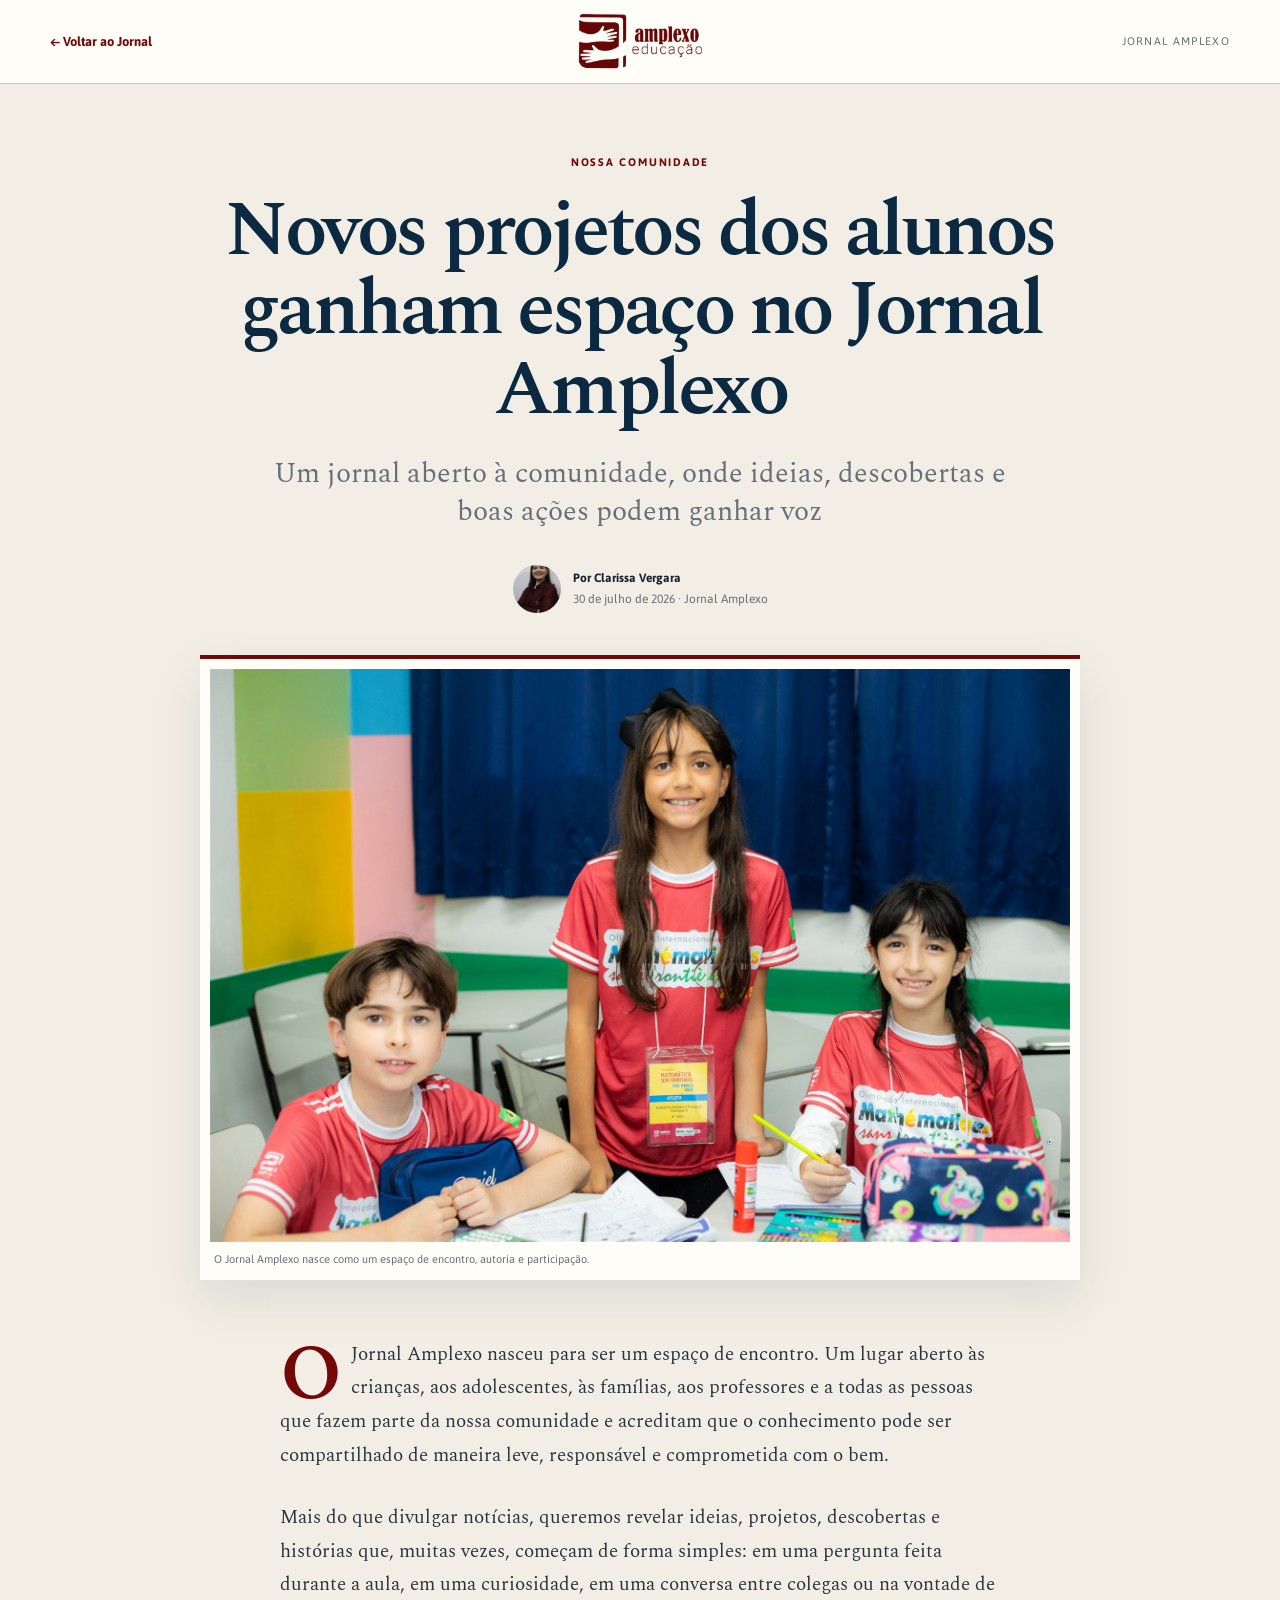
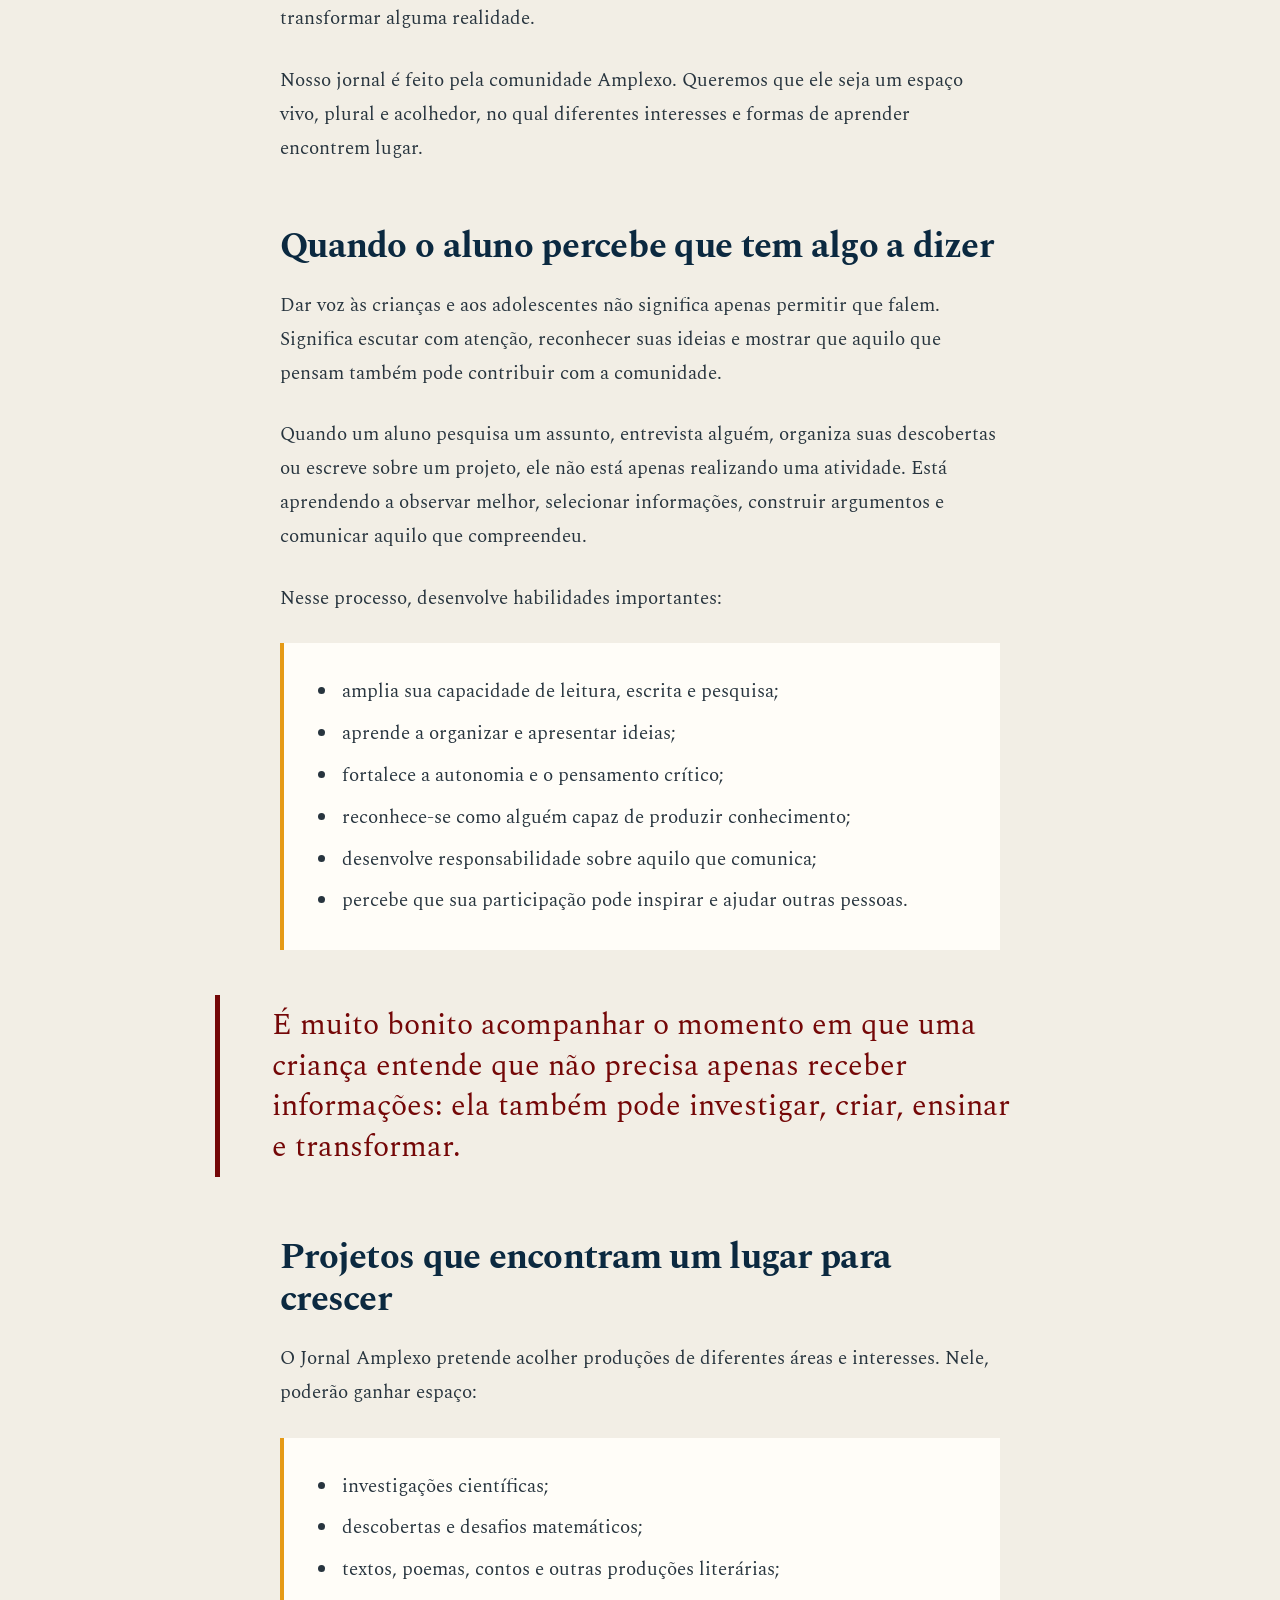
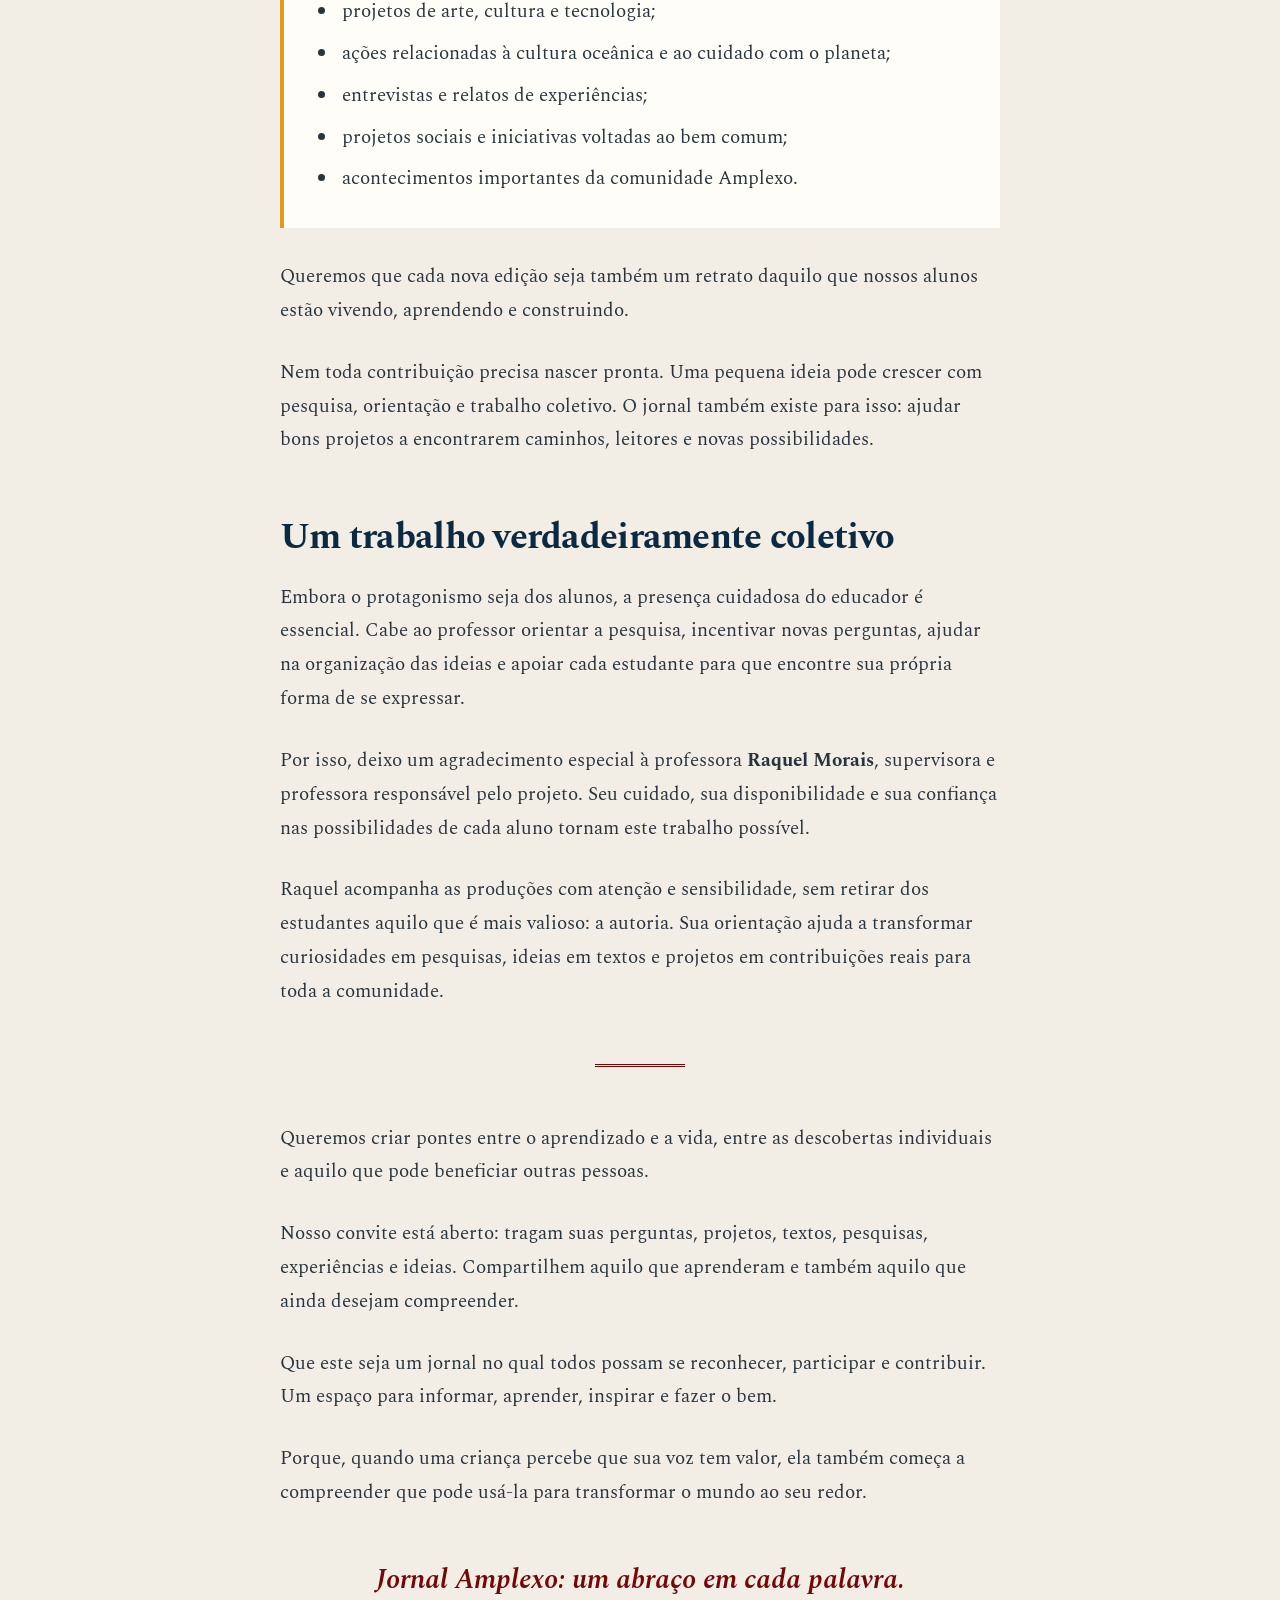
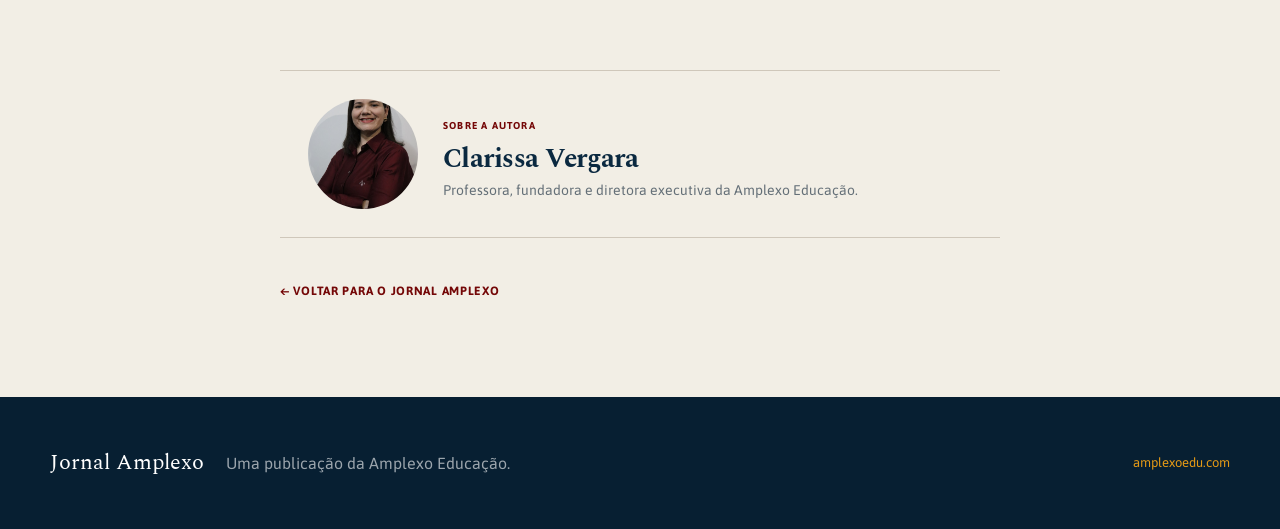
<file: jornal-amplexo/novos-projetos-dos-alunos/index.html>
<!doctype html>
<html lang="pt-BR">
<head>
  <meta charset="utf-8">
  <meta name="viewport" content="width=device-width, initial-scale=1">
  <title>Novos projetos dos alunos ganham espaço no Jornal Amplexo</title>
  <meta name="description" content="Um jornal aberto à comunidade, onde ideias, descobertas e boas ações podem ganhar voz. Artigo de Clarissa Vergara.">
  <meta name="author" content="Clarissa Vergara">
  <meta name="theme-color" content="#f2eee5">
  <link rel="icon" href="../../assets/images/redlogo.png">
  <link rel="preconnect" href="https://fonts.googleapis.com">
  <link rel="preconnect" href="https://fonts.gstatic.com" crossorigin>
  <link href="https://fonts.googleapis.com/css2?family=Asap:wght@400;500;600;700&family=Spectral:ital,wght@0,400;0,500;0,600;0,700;1,500&display=swap" rel="stylesheet">
  <link rel="stylesheet" href="../../css/jornal-amplexo.css">
  <link rel="stylesheet" href="../../css/artigo-jornal.css">
</head>
<body>
  <a class="skip-link" href="#artigo">Ir para o artigo</a>
  <header class="topbar">
    <div class="shell topbar-inner">
      <a class="back-link" href="../">← Voltar ao Jornal</a>
      <a class="brand" href="../../" aria-label="Página inicial da Amplexo Educação"><img src="../../assets/images/amplexo-logo-full.png" alt="Amplexo Educação"></a>
      <span class="edition">Jornal Amplexo</span>
    </div>
  </header>

  <main id="artigo" class="article-page">
    <header class="article-header shell">
      <p class="article-section">Nossa comunidade</p>
      <h1>Novos projetos dos alunos ganham espaço no Jornal Amplexo</h1>
      <p class="article-deck">Um jornal aberto à comunidade, onde ideias, descobertas e boas ações podem ganhar voz</p>
      <div class="article-meta">
        <img src="../../assets/images/clarissa-vergara-jornal.jpg" alt="Professora Clarissa Vergara">
        <p><strong>Por Clarissa Vergara</strong><span>30 de julho de 2026 · Jornal Amplexo</span></p>
      </div>
    </header>

    <figure class="article-hero shell story-hero">
      <img src="../../assets/images/alunos-jornal-amplexo.jpg" alt="Três estudantes participando de uma atividade de matemática">
      <figcaption>O Jornal Amplexo nasce como um espaço de encontro, autoria e participação.</figcaption>
    </figure>

    <article class="article-body">
      <p class="drop-cap">O Jornal Amplexo nasceu para ser um espaço de encontro. Um lugar aberto às crianças, aos adolescentes, às famílias, aos professores e a todas as pessoas que fazem parte da nossa comunidade e acreditam que o conhecimento pode ser compartilhado de maneira leve, responsável e comprometida com o bem.</p>

      <p>Mais do que divulgar notícias, queremos revelar ideias, projetos, descobertas e histórias que, muitas vezes, começam de forma simples: em uma pergunta feita durante a aula, em uma curiosidade, em uma conversa entre colegas ou na vontade de transformar alguma realidade.</p>

      <p>Nosso jornal é feito pela comunidade Amplexo. Queremos que ele seja um espaço vivo, plural e acolhedor, no qual diferentes interesses e formas de aprender encontrem lugar.</p>

      <h2>Quando o aluno percebe que tem algo a dizer</h2>

      <p>Dar voz às crianças e aos adolescentes não significa apenas permitir que falem. Significa escutar com atenção, reconhecer suas ideias e mostrar que aquilo que pensam também pode contribuir com a comunidade.</p>

      <p>Quando um aluno pesquisa um assunto, entrevista alguém, organiza suas descobertas ou escreve sobre um projeto, ele não está apenas realizando uma atividade. Está aprendendo a observar melhor, selecionar informações, construir argumentos e comunicar aquilo que compreendeu.</p>

      <p>Nesse processo, desenvolve habilidades importantes:</p>

      <ul>
        <li>amplia sua capacidade de leitura, escrita e pesquisa;</li>
        <li>aprende a organizar e apresentar ideias;</li>
        <li>fortalece a autonomia e o pensamento crítico;</li>
        <li>reconhece-se como alguém capaz de produzir conhecimento;</li>
        <li>desenvolve responsabilidade sobre aquilo que comunica;</li>
        <li>percebe que sua participação pode inspirar e ajudar outras pessoas.</li>
      </ul>

      <blockquote>É muito bonito acompanhar o momento em que uma criança entende que não precisa apenas receber informações: ela também pode investigar, criar, ensinar e transformar.</blockquote>

      <h2>Projetos que encontram um lugar para crescer</h2>

      <p>O Jornal Amplexo pretende acolher produções de diferentes áreas e interesses. Nele, poderão ganhar espaço:</p>

      <ul>
        <li>investigações científicas;</li>
        <li>descobertas e desafios matemáticos;</li>
        <li>textos, poemas, contos e outras produções literárias;</li>
        <li>projetos de arte, cultura e tecnologia;</li>
        <li>ações relacionadas à cultura oceânica e ao cuidado com o planeta;</li>
        <li>entrevistas e relatos de experiências;</li>
        <li>projetos sociais e iniciativas voltadas ao bem comum;</li>
        <li>acontecimentos importantes da comunidade Amplexo.</li>
      </ul>

      <p>Queremos que cada nova edição seja também um retrato daquilo que nossos alunos estão vivendo, aprendendo e construindo.</p>

      <p>Nem toda contribuição precisa nascer pronta. Uma pequena ideia pode crescer com pesquisa, orientação e trabalho coletivo. O jornal também existe para isso: ajudar bons projetos a encontrarem caminhos, leitores e novas possibilidades.</p>

      <h2>Um trabalho verdadeiramente coletivo</h2>

      <p>Embora o protagonismo seja dos alunos, a presença cuidadosa do educador é essencial. Cabe ao professor orientar a pesquisa, incentivar novas perguntas, ajudar na organização das ideias e apoiar cada estudante para que encontre sua própria forma de se expressar.</p>

      <p>Por isso, deixo um agradecimento especial à professora <strong>Raquel Morais</strong>, supervisora e professora responsável pelo projeto. Seu cuidado, sua disponibilidade e sua confiança nas possibilidades de cada aluno tornam este trabalho possível.</p>

      <p>Raquel acompanha as produções com atenção e sensibilidade, sem retirar dos estudantes aquilo que é mais valioso: a autoria. Sua orientação ajuda a transformar curiosidades em pesquisas, ideias em textos e projetos em contribuições reais para toda a comunidade.</p>

      <hr>

      <p>Queremos criar pontes entre o aprendizado e a vida, entre as descobertas individuais e aquilo que pode beneficiar outras pessoas.</p>

      <p>Nosso convite está aberto: tragam suas perguntas, projetos, textos, pesquisas, experiências e ideias. Compartilhem aquilo que aprenderam e também aquilo que ainda desejam compreender.</p>

      <p>Que este seja um jornal no qual todos possam se reconhecer, participar e contribuir. Um espaço para informar, aprender, inspirar e fazer o bem.</p>

      <p>Porque, quando uma criança percebe que sua voz tem valor, ela também começa a compreender que pode usá-la para transformar o mundo ao seu redor.</p>

      <p class="article-closing">Jornal Amplexo: um abraço em cada palavra.</p>

      <aside class="author-card">
        <img src="../../assets/images/clarissa-vergara-jornal.jpg" alt="">
        <div><span>Sobre a autora</span><h2>Clarissa Vergara</h2><p>Professora, fundadora e diretora executiva da Amplexo Educação.</p></div>
      </aside>

      <a class="return-journal" href="../">← Voltar para o Jornal Amplexo</a>
    </article>
  </main>

  <footer><div class="shell footer-inner"><strong>Jornal Amplexo</strong><p>Uma publicação da Amplexo Educação.</p><a href="../../">amplexoedu.com</a></div></footer>
</body>
</html>
</file>
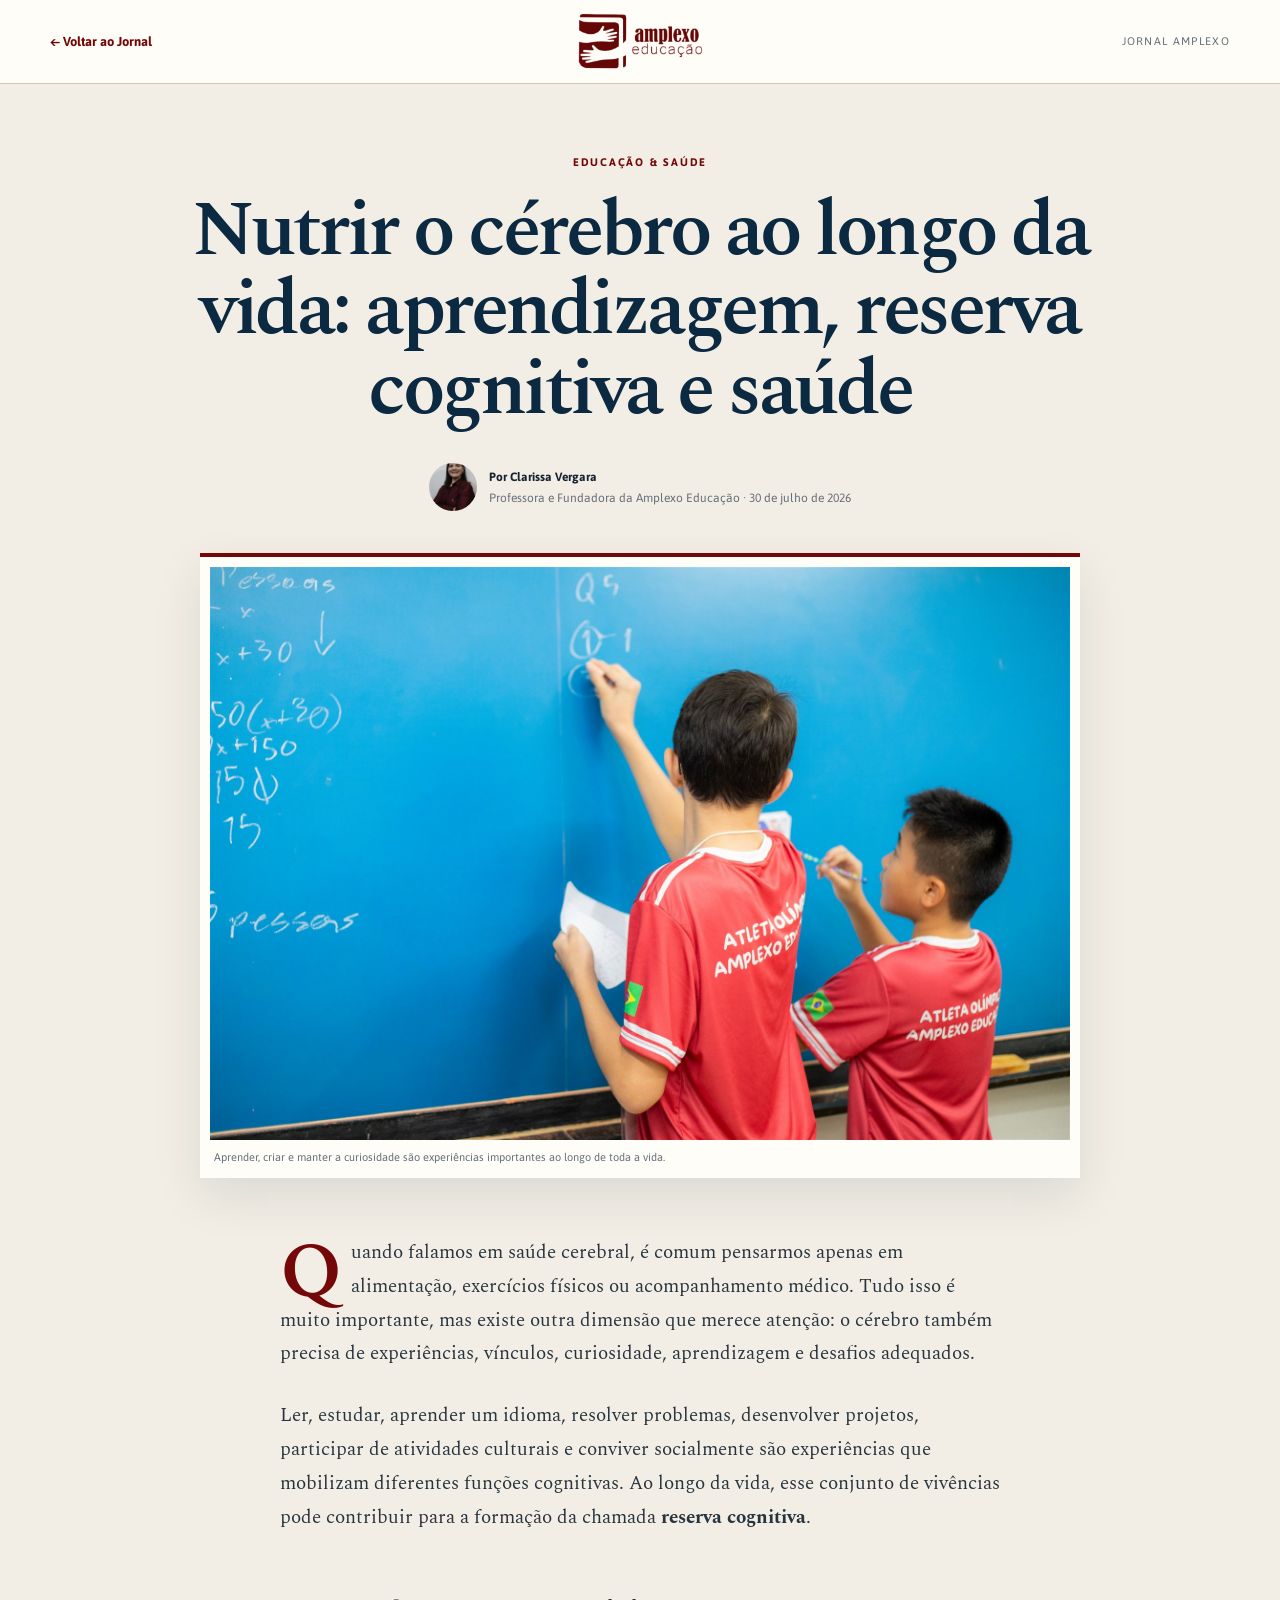
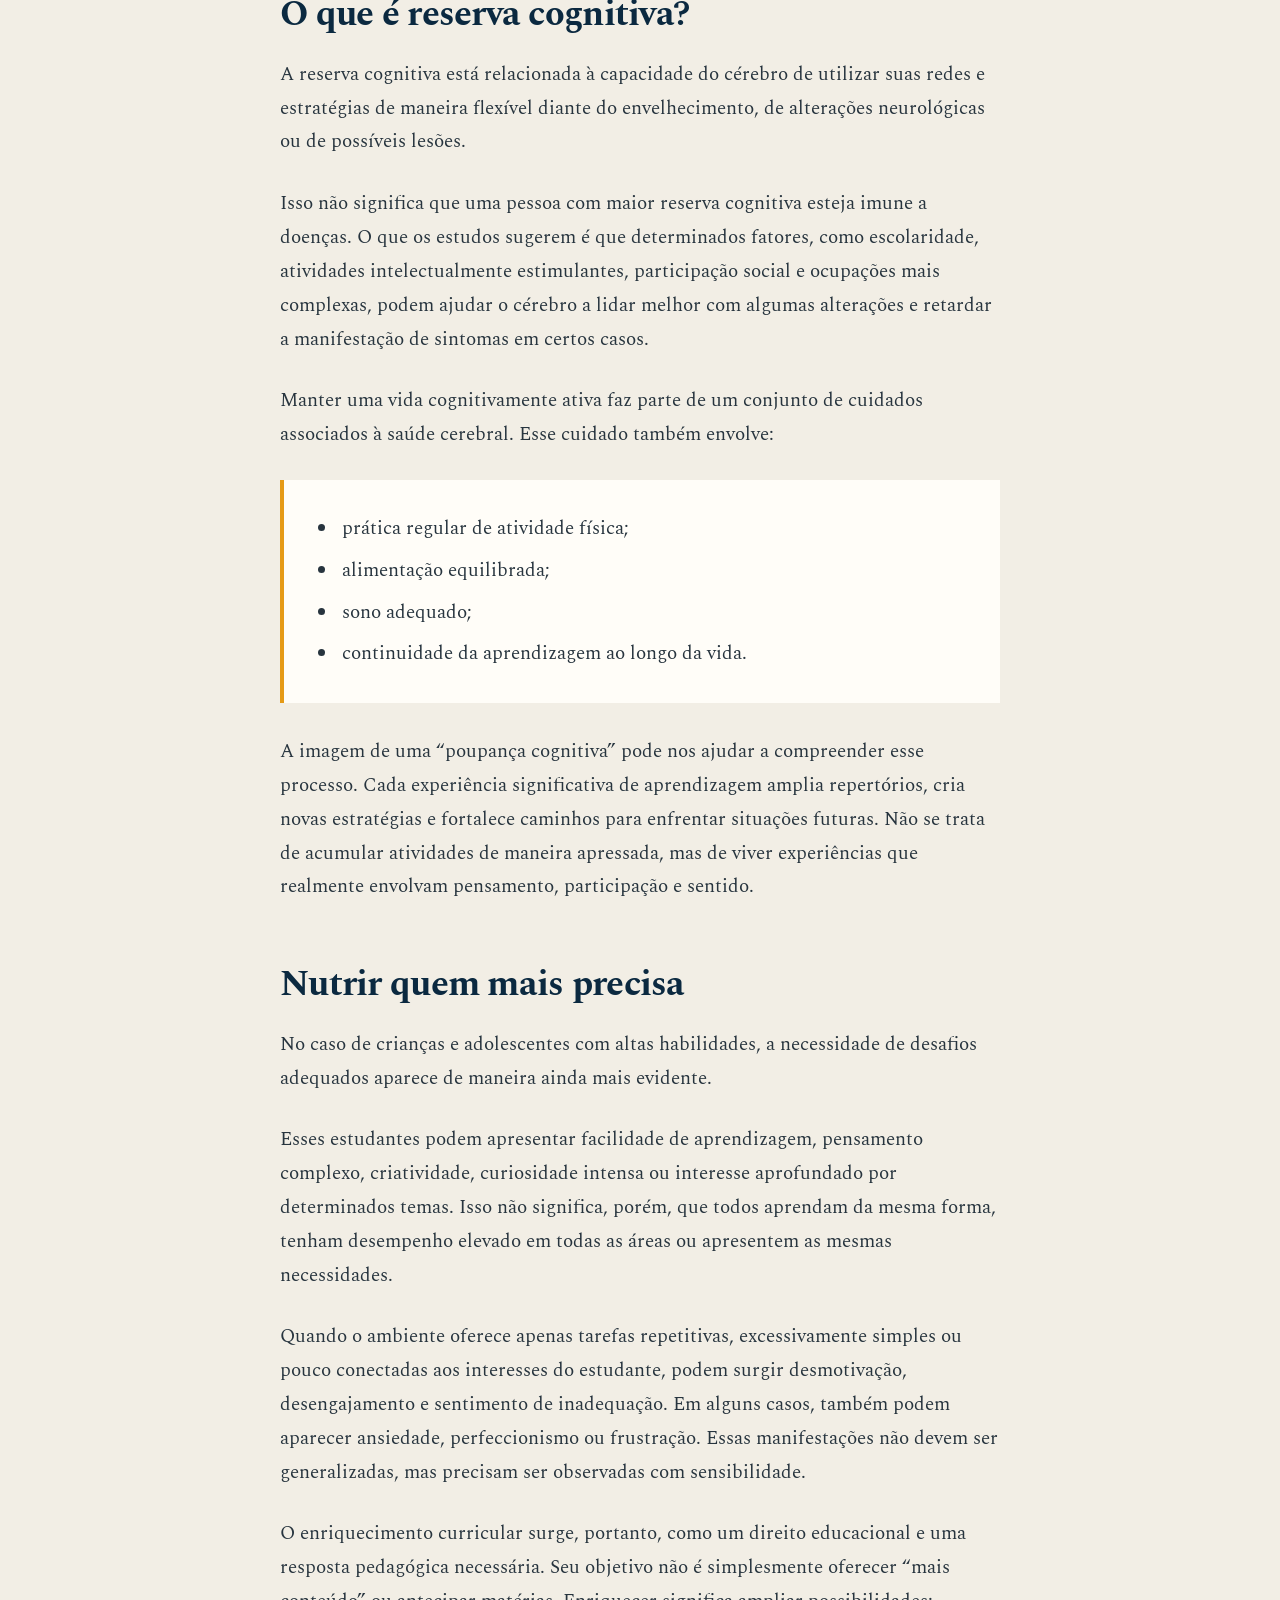
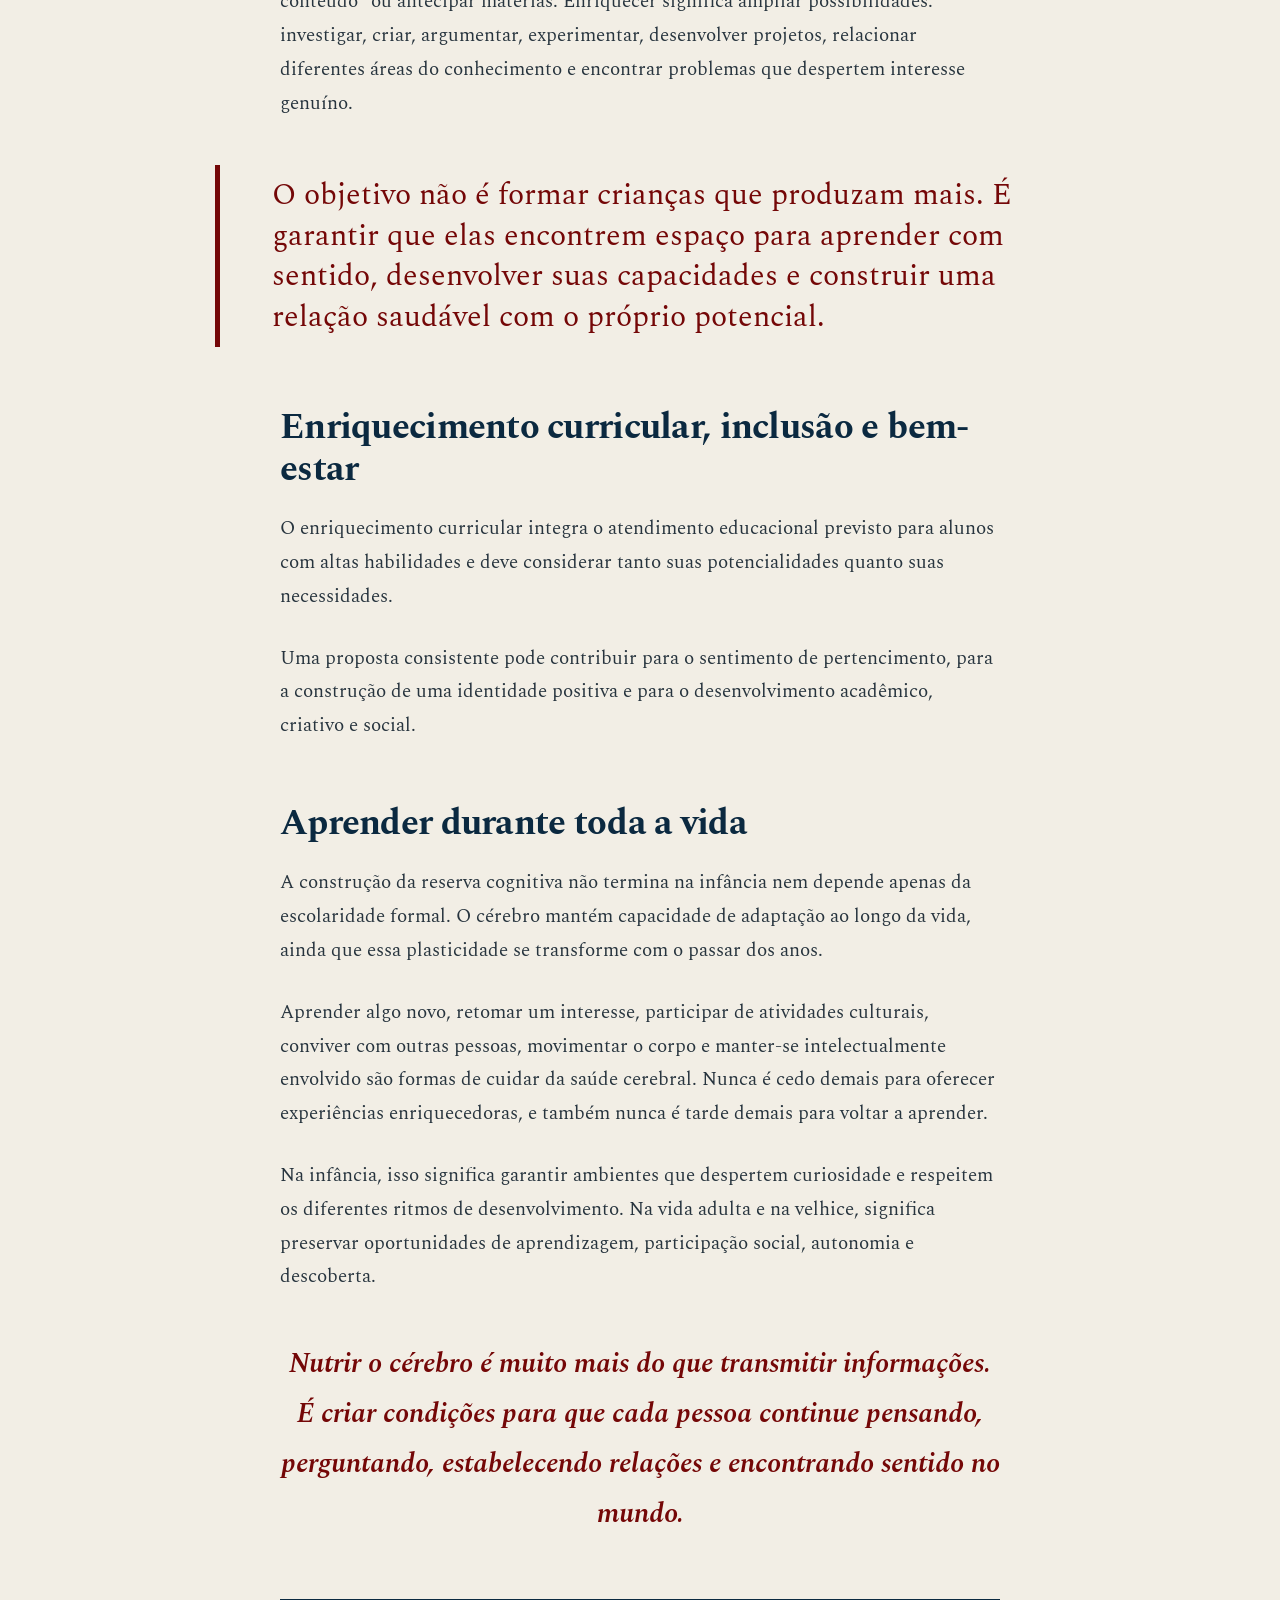
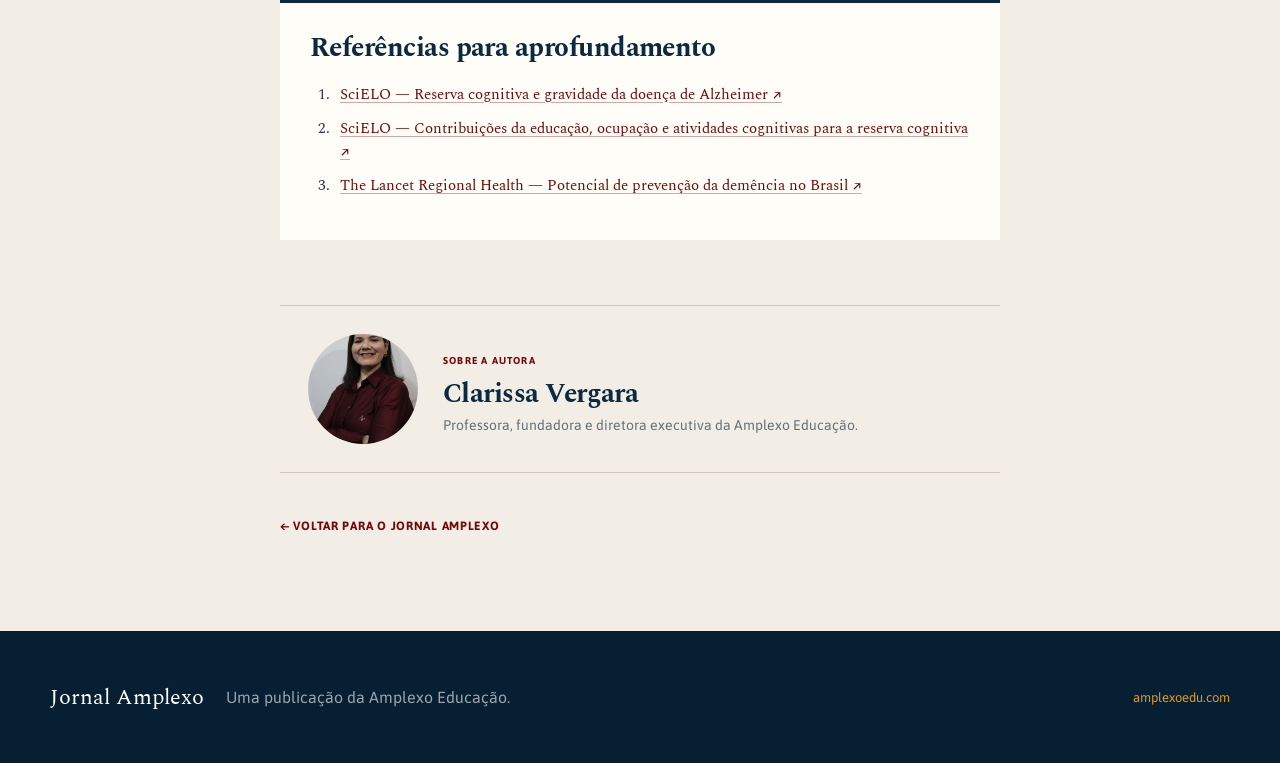
<file: jornal-amplexo/nutrir-o-cerebro-ao-longo-da-vida/index.html>
<!doctype html>
<html lang="pt-BR">
<head>
  <meta charset="utf-8">
  <meta name="viewport" content="width=device-width, initial-scale=1">
  <title>Nutrir o cérebro ao longo da vida | Jornal Amplexo</title>
  <meta name="description" content="Aprendizagem, reserva cognitiva e saúde. Artigo de Clarissa Vergara, professora e fundadora da Amplexo Educação.">
  <meta name="author" content="Clarissa Vergara">
  <meta name="theme-color" content="#f2eee5">
  <link rel="icon" href="../../assets/images/redlogo.png">
  <link rel="preconnect" href="https://fonts.googleapis.com">
  <link rel="preconnect" href="https://fonts.gstatic.com" crossorigin>
  <link href="https://fonts.googleapis.com/css2?family=Asap:wght@400;500;600;700&family=Spectral:ital,wght@0,400;0,500;0,600;0,700;1,500&display=swap" rel="stylesheet">
  <link rel="stylesheet" href="../../css/jornal-amplexo.css">
  <link rel="stylesheet" href="../../css/artigo-jornal.css">
</head>
<body>
  <a class="skip-link" href="#artigo">Ir para o artigo</a>
  <header class="topbar">
    <div class="shell topbar-inner">
      <a class="back-link" href="../">← Voltar ao Jornal</a>
      <a class="brand" href="../../" aria-label="Página inicial da Amplexo Educação"><img src="../../assets/images/amplexo-logo-full.png" alt="Amplexo Educação"></a>
      <span class="edition">Jornal Amplexo</span>
    </div>
  </header>

  <main id="artigo" class="article-page">
    <header class="article-header shell">
      <p class="article-section">Educação & saúde</p>
      <h1>Nutrir o cérebro ao longo da vida: aprendizagem, reserva cognitiva e saúde</h1>
      <div class="article-meta">
        <img src="../../assets/images/clarissa-vergara-jornal.jpg" alt="Professora Clarissa Vergara">
        <p><strong>Por Clarissa Vergara</strong><span>Professora e Fundadora da Amplexo Educação · 30 de julho de 2026</span></p>
      </div>
    </header>

    <figure class="article-hero shell story-hero">
      <img src="../../assets/images/alunos-aprendizagem-quadro.jpg" alt="Dois estudantes da Amplexo resolvendo desafios em um quadro">
      <figcaption>Aprender, criar e manter a curiosidade são experiências importantes ao longo de toda a vida.</figcaption>
    </figure>

    <article class="article-body">
      <p class="drop-cap">Quando falamos em saúde cerebral, é comum pensarmos apenas em alimentação, exercícios físicos ou acompanhamento médico. Tudo isso é muito importante, mas existe outra dimensão que merece atenção: o cérebro também precisa de experiências, vínculos, curiosidade, aprendizagem e desafios adequados.</p>

      <p>Ler, estudar, aprender um idioma, resolver problemas, desenvolver projetos, participar de atividades culturais e conviver socialmente são experiências que mobilizam diferentes funções cognitivas. Ao longo da vida, esse conjunto de vivências pode contribuir para a formação da chamada <strong>reserva cognitiva</strong>.</p>

      <h2>O que é reserva cognitiva?</h2>

      <p>A reserva cognitiva está relacionada à capacidade do cérebro de utilizar suas redes e estratégias de maneira flexível diante do envelhecimento, de alterações neurológicas ou de possíveis lesões.</p>

      <p>Isso não significa que uma pessoa com maior reserva cognitiva esteja imune a doenças. O que os estudos sugerem é que determinados fatores, como escolaridade, atividades intelectualmente estimulantes, participação social e ocupações mais complexas, podem ajudar o cérebro a lidar melhor com algumas alterações e retardar a manifestação de sintomas em certos casos.</p>

      <p>Manter uma vida cognitivamente ativa faz parte de um conjunto de cuidados associados à saúde cerebral. Esse cuidado também envolve:</p>

      <ul>
        <li>prática regular de atividade física;</li>
        <li>alimentação equilibrada;</li>
        <li>sono adequado;</li>
        <li>continuidade da aprendizagem ao longo da vida.</li>
      </ul>

      <p>A imagem de uma “poupança cognitiva” pode nos ajudar a compreender esse processo. Cada experiência significativa de aprendizagem amplia repertórios, cria novas estratégias e fortalece caminhos para enfrentar situações futuras. Não se trata de acumular atividades de maneira apressada, mas de viver experiências que realmente envolvam pensamento, participação e sentido.</p>

      <h2>Nutrir quem mais precisa</h2>

      <p>No caso de crianças e adolescentes com altas habilidades, a necessidade de desafios adequados aparece de maneira ainda mais evidente.</p>

      <p>Esses estudantes podem apresentar facilidade de aprendizagem, pensamento complexo, criatividade, curiosidade intensa ou interesse aprofundado por determinados temas. Isso não significa, porém, que todos aprendam da mesma forma, tenham desempenho elevado em todas as áreas ou apresentem as mesmas necessidades.</p>

      <p>Quando o ambiente oferece apenas tarefas repetitivas, excessivamente simples ou pouco conectadas aos interesses do estudante, podem surgir desmotivação, desengajamento e sentimento de inadequação. Em alguns casos, também podem aparecer ansiedade, perfeccionismo ou frustração. Essas manifestações não devem ser generalizadas, mas precisam ser observadas com sensibilidade.</p>

      <p>O enriquecimento curricular surge, portanto, como um direito educacional e uma resposta pedagógica necessária. Seu objetivo não é simplesmente oferecer “mais conteúdo” ou antecipar matérias. Enriquecer significa ampliar possibilidades: investigar, criar, argumentar, experimentar, desenvolver projetos, relacionar diferentes áreas do conhecimento e encontrar problemas que despertem interesse genuíno.</p>

      <blockquote>O objetivo não é formar crianças que produzam mais. É garantir que elas encontrem espaço para aprender com sentido, desenvolver suas capacidades e construir uma relação saudável com o próprio potencial.</blockquote>

      <h2>Enriquecimento curricular, inclusão e bem-estar</h2>

      <p>O enriquecimento curricular integra o atendimento educacional previsto para alunos com altas habilidades e deve considerar tanto suas potencialidades quanto suas necessidades.</p>

      <p>Uma proposta consistente pode contribuir para o sentimento de pertencimento, para a construção de uma identidade positiva e para o desenvolvimento acadêmico, criativo e social.</p>

      <h2>Aprender durante toda a vida</h2>

      <p>A construção da reserva cognitiva não termina na infância nem depende apenas da escolaridade formal. O cérebro mantém capacidade de adaptação ao longo da vida, ainda que essa plasticidade se transforme com o passar dos anos.</p>

      <p>Aprender algo novo, retomar um interesse, participar de atividades culturais, conviver com outras pessoas, movimentar o corpo e manter-se intelectualmente envolvido são formas de cuidar da saúde cerebral. Nunca é cedo demais para oferecer experiências enriquecedoras, e também nunca é tarde demais para voltar a aprender.</p>

      <p>Na infância, isso significa garantir ambientes que despertem curiosidade e respeitem os diferentes ritmos de desenvolvimento. Na vida adulta e na velhice, significa preservar oportunidades de aprendizagem, participação social, autonomia e descoberta.</p>

      <p class="article-closing">Nutrir o cérebro é muito mais do que transmitir informações. É criar condições para que cada pessoa continue pensando, perguntando, estabelecendo relações e encontrando sentido no mundo.</p>

      <section class="article-references" aria-labelledby="referencias">
        <h2 id="referencias">Referências para aprofundamento</h2>
        <ol>
          <li><a href="https://www.scielo.br/j/anp/a/Pn8CnqYqGRHKzy59mfZ5tCn/?lang=pt" target="_blank" rel="noopener noreferrer">SciELO — Reserva cognitiva e gravidade da doença de Alzheimer <span aria-hidden="true">↗</span></a></li>
          <li><a href="https://www.scielo.br/j/dn/a/fj8xLxMSDQ6pY6VMTmXBtzr/" target="_blank" rel="noopener noreferrer">SciELO — Contribuições da educação, ocupação e atividades cognitivas para a reserva cognitiva <span aria-hidden="true">↗</span></a></li>
          <li><a href="https://www.thelancet.com/journals/lanam/article/PIIS2667-193X%2825%2900219-4/fulltext" target="_blank" rel="noopener noreferrer">The Lancet Regional Health — Potencial de prevenção da demência no Brasil <span aria-hidden="true">↗</span></a></li>
        </ol>
      </section>

      <aside class="author-card">
        <img src="../../assets/images/clarissa-vergara-jornal.jpg" alt="">
        <div><span>Sobre a autora</span><h2>Clarissa Vergara</h2><p>Professora, fundadora e diretora executiva da Amplexo Educação.</p></div>
      </aside>

      <a class="return-journal" href="../">← Voltar para o Jornal Amplexo</a>
    </article>
  </main>

  <footer><div class="shell footer-inner"><strong>Jornal Amplexo</strong><p>Uma publicação da Amplexo Educação.</p><a href="../../">amplexoedu.com</a></div></footer>
</body>
</html>
</file>
<file: css/home-reference.css>
:root{--paper:#f7f4ef;--cream:#f8eedc;--navy:#0b2940;--navy2:#071f32;--wine:#740707;--amber:#e59a16;--teal:#008477;--ink:#172331;--muted:#5e6870;--line:#d9d3ca}
*{box-sizing:border-box}
html{scroll-behavior:smooth}
body{margin:0;overflow-x:hidden;background:var(--paper);color:var(--ink);font-family:Asap,Arial,sans-serif;line-height:1.55;-webkit-font-smoothing:antialiased}
a{color:inherit;text-decoration:none}
img{display:block;max-width:100%}
.shell{width:min(1200px,calc(100% - 48px));margin-inline:auto}
.narrow{width:min(900px,calc(100% - 48px));margin-inline:auto}
.sr-only{position:absolute;width:1px;height:1px;padding:0;margin:-1px;overflow:hidden;clip:rect(0,0,0,0);white-space:nowrap;border:0}
.skip-link{position:fixed;z-index:99;top:8px;left:8px;padding:10px 14px;background:#fff;transform:translateY(-150%)}
.skip-link:focus{transform:none}
.site-header{height:118px;background:var(--paper);position:relative;z-index:20}
.site-header::after{content:"";position:absolute;z-index:1;top:100%;left:0;width:100%;height:24px;pointer-events:none;background:linear-gradient(to bottom,rgba(11,41,64,.16),transparent)}
.header-inner{height:100%;display:grid;grid-template-columns:1fr auto 1fr;align-items:center}
.brand{width:180px;flex:none}
.brand img{width:100%;height:83px;object-fit:contain}
.brand:focus-visible{outline:2px solid var(--wine);outline-offset:8px;border-radius:2px}
.journal-button{justify-self:end;display:inline-flex;align-items:center;gap:10px;padding:12px 18px;border:1px solid rgba(116,7,7,.24);border-radius:999px;color:var(--wine);font-size:13px;font-weight:700;letter-spacing:.025em;transition:background .2s,color .2s,transform .2s}
.journal-button:hover{background:var(--wine);color:#fff;transform:translateY(-2px)}
.journal-button:focus-visible{outline:2px solid var(--wine);outline-offset:3px}
.journal-button span{font-size:18px;line-height:1}
.hero{position:relative;isolation:isolate;overflow:hidden;width:100%;min-height:628px;margin-top:32px;padding:60px max(48px,calc((100vw - 1320px)/2));display:flex;align-items:center;background:var(--navy);color:var(--paper)}
.hero::before{content:"";position:absolute;z-index:-1;inset:-30%;background:radial-gradient(circle at 78% 30%,rgba(0,132,119,.2),transparent 27%),radial-gradient(circle at 18% 88%,rgba(229,154,22,.12),transparent 25%);animation:hero-glow 12s ease-in-out infinite alternate}
.hero-inner{width:100%;display:grid;grid-template-columns:minmax(0,1.12fr) minmax(380px,.88fr);align-items:center;gap:clamp(44px,5vw,84px)}
.hero-content{max-width:760px;animation:hero-arrival .9s cubic-bezier(.22,.75,.2,1) both}
.hero-photo{position:relative;height:510px;margin:0;overflow:hidden;border-radius:22px;box-shadow:0 24px 70px rgba(0,0,0,.28);animation:hero-photo-arrival 1.1s .15s cubic-bezier(.22,.75,.2,1) both}
.hero-photo::after{content:"";position:absolute;inset:0;pointer-events:none;box-shadow:inset 0 0 0 1px rgba(255,255,255,.14);border-radius:inherit}
.hero-photo img{width:100%;height:100%;object-fit:cover;object-position:52% 24%;transition:transform 1.2s cubic-bezier(.22,.75,.2,1),filter .6s ease}
.hero:hover .hero-photo img{transform:scale(1.025);filter:saturate(1.04)}
@keyframes hero-arrival{from{opacity:0;transform:translateY(24px)}to{opacity:1;transform:translateY(0)}}
@keyframes hero-photo-arrival{from{opacity:0;transform:translateX(28px) scale(.98)}to{opacity:1;transform:translateX(0) scale(1)}}
@keyframes hero-glow{from{transform:translate3d(-2%,1%,0) scale(1)}to{transform:translate3d(3%,-2%,0) scale(1.08)}}
.eyebrow{margin:0 0 24px;font-size:12px;font-weight:700;letter-spacing:.09em;text-transform:uppercase}
.amber{color:var(--amber)}.teal{color:var(--teal)}.wine{color:var(--wine)}
h1,h2,h3{font-family:Spectral,Georgia,serif}
h1{font-size:clamp(52px,5vw,68px);line-height:1.04;letter-spacing:-.035em;margin:0 0 30px;font-weight:600}
.hero-copy{max-width:760px;margin:0 0 27px;font-size:19px;line-height:1.62;color:rgba(247,244,239,.82)}
.button{display:inline-flex;align-items:center;justify-content:center;min-height:46px;padding:10px 23px;border-radius:8px;font-weight:700;font-size:14px}
.button-amber{background:var(--amber);color:#071f32}.button-amber:hover{filter:brightness(1.08);transform:translateY(-2px)}
.credibility{width:min(1600px,calc(100% - 40px));padding:34px 0 94px}
.transition-line{width:96px;height:2px;margin:0 auto 34px;background:#40a69e}
.metrics-scene{overflow:hidden}
.metrics{position:relative;z-index:1;display:grid;grid-template-columns:repeat(4,1fr);width:min(1200px,100%);margin-inline:auto;overflow:hidden;border:1px solid rgba(255,255,255,.16);border-radius:18px;background:linear-gradient(135deg,#57070c 0%,var(--wine) 48%,#4b050a 100%);box-shadow:0 24px 54px rgba(83,7,12,.2),inset 0 1px 0 rgba(255,255,255,.12)}
.metrics::before{content:"";position:absolute;z-index:0;inset:0;pointer-events:none;background:radial-gradient(circle at 12% 0%,rgba(229,154,22,.16),transparent 32%),linear-gradient(115deg,transparent 35%,rgba(255,255,255,.045) 50%,transparent 65%)}
.metrics article{position:relative;z-index:1;min-height:216px;display:flex;flex-direction:column;align-items:center;justify-content:center;text-align:center;padding:30px 24px;color:#fff}
.metrics article+article{border-left:1px solid rgba(255,255,255,.22)}
.metrics article::before{content:"";width:28px;height:2px;margin-bottom:18px;border-radius:999px;background:var(--amber);box-shadow:0 0 16px rgba(229,154,22,.38)}
.metrics strong{font-family:Spectral,Georgia,serif;color:#fff;text-transform:uppercase;font-size:40px;line-height:1.05;letter-spacing:.015em;text-shadow:0 2px 18px rgba(31,0,3,.26)}
.metrics span{max-width:210px;margin-top:14px;color:rgba(255,255,255,.82);font-size:12px;line-height:1.5;font-weight:600;letter-spacing:.035em;text-transform:uppercase}
.family-carousel{position:relative;margin-top:34px;overflow:hidden;mask-image:linear-gradient(90deg,transparent,#000 8%,#000 92%,transparent);-webkit-mask-image:linear-gradient(90deg,transparent,#000 8%,#000 92%,transparent)}
.family-carousel-track{display:flex;width:max-content;gap:16px;animation:family-scroll 52s linear infinite}
.family-carousel-group{display:flex;gap:16px}
.family-carousel figure{width:174px;height:116px;flex:none;margin:0;overflow:hidden;border:4px solid rgba(255,255,255,.94);border-radius:16px;background:#e8ddd5;box-shadow:0 10px 24px rgba(83,7,12,.12)}
.family-carousel figure:nth-child(even){transform:translateY(6px)}
.family-carousel img{width:100%;height:100%;object-fit:cover;object-position:center 8%;filter:saturate(.92) contrast(1.02)}
.family-carousel figure:nth-child(4) img{object-position:center 20%}
.family-carousel:hover .family-carousel-track{animation-play-state:paused}
@keyframes family-scroll{to{transform:translateX(calc(-50% - 8px))}}
.section-pad{padding:104px 0}
.manifesto{background:#fff}
.manifesto .narrow{width:min(1200px,calc(100% - 48px))}
.manifesto h2,.section-heading h2{margin:0;font-size:clamp(42px,5vw,64px);line-height:1.08;letter-spacing:-.025em;color:var(--navy);font-weight:600}
.manifesto h2{max-width:900px}
.editorial-copy{display:grid;grid-template-columns:repeat(3,minmax(0,1fr));gap:44px;margin-top:48px;font-size:17px;color:var(--muted)}
.editorial-copy p{margin:0}
.learning{background:linear-gradient(180deg,var(--paper) 0%,#f7eeee 52%,var(--paper) 100%)}
.learning .eyebrow{color:var(--wine)}
.learning .section-heading h2{color:#561017}
.learning-showcase{width:min(1640px,calc(100% - 40px));margin-inline:auto;display:grid;grid-template-columns:200px minmax(0,1fr) 200px;align-items:center;gap:28px}
.learning-content{min-width:0}
.learning-photo-rail{display:grid;gap:18px}
.learning-photo-rail figure{position:relative;height:174px;margin:0;overflow:hidden;border:5px solid rgba(255,255,255,.92);border-radius:18px;background:#eadfda;box-shadow:0 16px 34px rgba(83,7,12,.13);transition:transform .35s ease,box-shadow .35s ease}
.learning-photo-rail figure:nth-child(odd){transform:rotate(-2deg)}
.learning-photo-rail figure:nth-child(even){transform:rotate(2deg)}
.learning-photo-rail-right figure:nth-child(odd){transform:rotate(2deg)}
.learning-photo-rail-right figure:nth-child(even){transform:rotate(-2deg)}
.learning-photo-rail figure:hover{z-index:2;transform:rotate(0) scale(1.035);box-shadow:0 20px 42px rgba(83,7,12,.2)}
.learning-photo-rail img{width:100%;height:100%;object-fit:cover;filter:saturate(.94) contrast(1.02)}
.learning-photo-rail-left figure:nth-child(1) img{object-position:center 38%}
.learning-photo-rail-left figure:nth-child(2) img{object-position:center 26%}
.learning-photo-rail-left figure:nth-child(3) img{object-position:center 30%}
.learning-photo-rail-left figure:nth-child(4) img{object-position:70% center}
.learning-photo-rail-right figure:nth-child(1) img{object-position:center 26%}
.learning-photo-rail-right figure:nth-child(2) img{object-position:center 40%}
.learning-photo-rail-right figure:nth-child(3) img{object-position:center 32%}
.learning-photo-rail-right figure:nth-child(4) img{object-position:center 34%}
.section-heading{max-width:800px;margin-bottom:48px}
.learning-grid{display:grid;grid-template-columns:repeat(2,1fr);gap:16px}
.learning-card{position:relative;min-height:250px;overflow:hidden;padding:36px;border:1px solid rgba(116,7,7,.18);border-radius:12px;background:linear-gradient(145deg,rgba(255,255,255,.82),rgba(116,7,7,.045));box-shadow:inset 0 3px 0 rgba(116,7,7,.08);transition:.25s}
.learning-card:hover{transform:translateY(-4px);border-color:rgba(116,7,7,.42);box-shadow:0 18px 40px rgba(83,7,12,.1),inset 0 3px 0 var(--wine)}
.learning-card span{color:var(--wine);font-weight:700;font-size:12px;letter-spacing:.1em}
.learning-card h3{font-size:27px;color:#561017;margin:28px 0 12px}
.learning-card p{margin:0;color:var(--muted)}
.learning-card p+p{margin-top:14px}
.learning-card p strong{color:#681018;font-weight:700}
.learning-callout{margin-top:16px;padding:42px;display:grid;grid-template-columns:1fr 1fr;gap:60px;border:1px solid rgba(116,7,7,.1);border-radius:12px;background:#f3e3e1}
.learning-callout h3{margin:0;font-size:29px;line-height:1.2;color:#561017}
.learning-callout p{margin:0;color:var(--muted)}
.impact{background:var(--navy);color:var(--paper)}
.impact-grid{display:grid;grid-template-columns:1.4fr .75fr;align-items:center;gap:80px}
.impact h2{font-size:clamp(42px,4.5vw,60px);line-height:1.08;margin:0 0 38px;font-weight:600}
blockquote{font-family:Spectral,Georgia,serif;font-size:25px;line-height:1.4;font-style:italic;color:rgba(247,244,239,.86);margin:0 0 24px}
.signature{text-transform:uppercase;color:var(--amber);font-size:12px;letter-spacing:.08em;font-weight:700}
.award{padding:12px}.award img{filter:drop-shadow(0 22px 35px rgba(0,0,0,.25))}
.contact{background:#fff}
.community-carousel{width:100vw;margin:42px 0 48px calc(50% - 50vw);overflow:hidden;padding:10px 0 16px;-webkit-mask-image:linear-gradient(90deg,transparent 0,#000 6%,#000 94%,transparent 100%);mask-image:linear-gradient(90deg,transparent 0,#000 6%,#000 94%,transparent 100%)}
.community-carousel-track{display:flex;width:max-content;animation:community-scroll 68s linear infinite;will-change:transform}
.community-carousel:hover .community-carousel-track{animation-play-state:paused}
.community-carousel-group{display:flex;align-items:center;gap:16px;padding-right:16px}
.community-photo{position:relative;flex:0 0 178px;width:178px;height:226px;margin:0;overflow:hidden;border:4px solid #fff;border-radius:20px;background:#f7eee9;box-shadow:0 14px 32px rgba(64,16,21,.12);transform:rotate(-.7deg)}
.community-photo:nth-child(even){transform:translateY(7px) rotate(.7deg)}
.community-photo:nth-child(2),.community-photo:nth-child(10){flex-basis:286px;width:286px}
.community-photo img{width:100%;height:100%;display:block;object-fit:cover;object-position:center 24%}
.community-photo:nth-child(2) img,.community-photo:nth-child(10) img{object-position:center}
@keyframes community-scroll{to{transform:translateX(-50%)}}
.contact-grid{display:grid;grid-template-columns:repeat(3,1fr);gap:16px}
.contact-card{position:relative;min-height:170px;padding:30px;border-radius:10px;background:var(--cream);display:flex;flex-direction:column;justify-content:space-between;overflow:hidden}
.contact-card span{text-transform:uppercase;color:var(--amber);font-size:12px;font-weight:700;letter-spacing:.09em}
.contact-card strong{font-family:Spectral,Georgia,serif;font-size:23px;color:var(--navy);word-break:break-word}
.contact-card i{position:absolute;right:24px;top:22px;font-style:normal;font-size:25px;color:var(--wine);transition:.2s}
.contact-card:hover i{transform:translate(3px,-3px)}
.footer{background:var(--navy2);color:var(--paper);padding:54px 0}
.footer-grid{display:flex;align-items:flex-end;justify-content:space-between;gap:40px}
.footer strong{font-family:Spectral,Georgia,serif;font-size:28px}
.footer p{color:rgba(247,244,239,.7);margin:5px 0 0;font-size:14px}
.reveal{opacity:1;transform:none}
@media (prefers-reduced-motion:reduce){html{scroll-behavior:auto}.reveal{opacity:1;transform:none;transition:none}.hero-content,.hero-photo,.hero::before,.family-carousel-track,.community-carousel-track{animation:none}.hero-photo img{transition:none}.hero:hover .hero-photo img{transform:none}.family-carousel,.community-carousel{overflow-x:auto;mask-image:none;-webkit-mask-image:none}}
@media (max-width:1499px){
  .metrics-scene{display:block}
  .learning-showcase{display:block;width:min(1200px,calc(100% - 48px))}
  .learning-photo-rail{grid-template-columns:repeat(4,1fr);gap:14px}
  .learning-photo-rail figure{height:170px}
  .learning-photo-rail-left{margin-bottom:46px}
  .learning-photo-rail-right{margin-top:30px}
}
@media (max-width:980px){
  .hero{padding:56px 40px}.hero-inner{grid-template-columns:minmax(0,1.08fr) minmax(300px,.92fr);gap:38px}.hero-photo{height:470px}
  .hero h1{font-size:clamp(44px,5.5vw,58px)}
  .hero-copy{font-size:17px}
  .metrics{grid-template-columns:repeat(2,1fr)}
  .metrics article:nth-child(3){border-left:0;border-top:1px solid rgba(255,255,255,.22)}
  .metrics article:nth-child(4){border-top:1px solid rgba(255,255,255,.22)}
  .impact-grid{grid-template-columns:1fr .65fr;gap:30px}
  .contact-grid{grid-template-columns:1fr 1fr}.contact-card:last-child{grid-column:1/-1}
  .editorial-copy{grid-template-columns:1fr 1fr;gap:28px 38px}
  .editorial-copy p:last-child{grid-column:1/-1;max-width:720px}
}
@media (max-width:760px){
  .shell,.narrow{width:min(100% - 32px,1200px)}
  .site-header{height:89px}
  .brand{width:134px}.brand img{height:70px}
  .journal-button{padding:10px 13px;font-size:12px}
  .journal-button span{display:none}
  .hero{width:100%;min-height:0;margin-top:22px;padding:62px 24px 24px}
  .hero-inner{grid-template-columns:1fr;gap:38px}
  .hero-photo{height:min(112vw,510px);border-radius:18px}
  .hero-photo img{object-position:52% 26%}
  h1{font-size:clamp(42px,13.4vw,58px);line-height:1.03;overflow-wrap:anywhere}
  .hero-copy{font-size:17px;line-height:1.58}
  .credibility{padding-top:30px}.metrics{grid-template-columns:1fr;border-radius:14px}.metrics article{min-height:165px;padding:26px 20px}.metrics article+article{border-left:0;border-top:1px solid rgba(255,255,255,.22)}.metrics strong{font-size:36px}
  .section-pad{padding:76px 0}
  .manifesto h2,.section-heading h2{font-size:42px}
  .editorial-copy{display:block;font-size:17px}
  .editorial-copy p+p{margin-top:24px}
  .learning-grid{grid-template-columns:1fr}.learning-card{min-height:0}
  .learning-showcase{width:min(100% - 32px,1200px)}
  .learning-photo-rail{grid-template-columns:repeat(2,1fr);gap:12px}
  .learning-photo-rail figure{height:145px;border-width:4px;border-radius:14px}
  .learning-photo-rail-left{margin-bottom:38px}
  .learning-photo-rail-right{margin-top:24px}
  .family-carousel{margin-top:26px}
  .family-carousel-track,.family-carousel-group{gap:12px}
  .family-carousel figure{width:142px;height:96px;border-width:3px;border-radius:13px}
  .community-carousel{margin-top:30px;margin-bottom:36px;padding-bottom:12px;-webkit-mask-image:linear-gradient(90deg,transparent 0,#000 3%,#000 97%,transparent 100%);mask-image:linear-gradient(90deg,transparent 0,#000 3%,#000 97%,transparent 100%)}
  .community-carousel-group{gap:11px;padding-right:11px}
  .community-photo{flex-basis:140px;width:140px;height:178px;border-width:3px;border-radius:16px}
  .community-photo:nth-child(2),.community-photo:nth-child(10){flex-basis:222px;width:222px}
  .learning-callout{grid-template-columns:1fr;gap:18px;padding:30px}
  .impact-grid{grid-template-columns:1fr}.award{max-width:330px;margin:auto}
  .contact-grid{grid-template-columns:1fr}.contact-card:last-child{grid-column:auto}
  .footer-grid{align-items:flex-start;flex-direction:column}
}
</file>
<file: css/jornal-amplexo.css>
:root{--paper:#f2eee5;--white:#fffdf8;--ink:#172331;--navy:#0b2940;--wine:#740707;--amber:#e59a16;--line:#cfc7ba;--muted:#657078}
*{box-sizing:border-box}html{scroll-behavior:smooth}body{margin:0;background:var(--paper);color:var(--ink);font-family:Asap,Arial,sans-serif;line-height:1.5}a{color:inherit;text-decoration:none}img{display:block;width:100%}.shell{width:min(1180px,calc(100% - 48px));margin:auto}.skip-link{position:fixed;top:8px;left:8px;padding:10px;background:#fff;transform:translateY(-150%);z-index:9}.skip-link:focus{transform:none}
.topbar{height:84px;background:var(--white);border-bottom:1px solid var(--line)}.topbar-inner{height:100%;display:grid;grid-template-columns:1fr auto 1fr;align-items:center}.brand{width:128px}.brand img{height:64px;object-fit:contain}.back-link{font-size:13px;font-weight:700;color:var(--wine)}.edition{justify-self:end;color:var(--muted);font-size:11px;text-transform:uppercase;letter-spacing:.12em}
.newspaper-head{padding-top:42px;text-align:center}.kicker,.overline{margin:0;color:var(--wine);font-size:11px;font-weight:700;letter-spacing:.14em;text-transform:uppercase}h1,h2,h3{font-family:Spectral,Georgia,serif}h1{margin:6px 0 8px;color:var(--navy);font-size:clamp(54px,8vw,94px);font-weight:600;line-height:1;letter-spacing:-.055em}h1 em{color:var(--wine);font-weight:500}.issue-line{display:grid;grid-template-columns:1fr auto 1fr;padding:9px 0;border-top:3px double var(--ink);border-bottom:1px solid var(--ink);font:13px Spectral,Georgia,serif}.issue-line span:first-child{text-align:left}.issue-line span:last-child{text-align:right}.sections{display:flex;justify-content:center;gap:38px;padding:15px;border-bottom:1px solid var(--line);font-size:11px;font-weight:700;text-transform:uppercase;letter-spacing:.1em}.sections a:hover{color:var(--wine)}
.lead{display:grid;grid-template-columns:2.2fr .8fr;gap:38px;padding:36px 0 42px}.lead-story{display:grid;grid-template-columns:1.1fr .9fr;align-items:start;gap:26px}.lead-image{position:relative;display:block;overflow:hidden;background:var(--navy);color:#fff}.lead-image img{height:auto;object-fit:contain;transition:transform .5s ease}.lead-image:hover img{transform:scale(1.018)}.lead-image>span{position:absolute;top:0;left:0;padding:9px 13px;background:var(--wine);color:#fff;font-size:10px;font-weight:700;text-transform:uppercase}.lead-image-note{position:relative;padding:25px 26px 27px;background:linear-gradient(135deg,var(--navy),#104362)}.lead-image-note::before{content:"";position:absolute;top:0;left:26px;width:45px;height:3px;background:var(--amber)}.lead-image-note small{display:block;margin-bottom:9px;color:var(--amber);font-size:9px;font-weight:700;letter-spacing:.1em;text-transform:uppercase}.lead-image-note strong{display:block;font:24px/1.18 Spectral,Georgia,serif}.lead-image-note i{display:inline-block;margin-top:18px;color:#fff;font-size:9px;font-style:normal;font-weight:700;letter-spacing:.08em;text-transform:uppercase}.lead-copy{align-self:start;padding-top:0}.lead-copy h2{margin:10px 0 20px;color:var(--navy);font-size:clamp(36px,4vw,52px);font-weight:600;line-height:1.05;letter-spacing:-.03em}.lead-copy h2 a{transition:color .2s}.lead-copy h2 a:hover{color:var(--wine)}.summary{font:18px Spectral,Georgia,serif;color:var(--muted)}.byline{margin-top:25px;padding-top:15px;border-top:1px solid var(--line);font-size:10px;font-weight:700;text-transform:uppercase}.lead-motto{grid-column:1/-1;position:relative;margin:0;padding:22px 28px;border-top:1px solid var(--wine);border-bottom:1px solid var(--wine);color:var(--wine);font:italic clamp(24px,2.5vw,34px)/1.2 Spectral,Georgia,serif;text-align:center}.lead-motto::before{content:"";position:absolute;left:0;top:14px;bottom:14px;width:4px;background:var(--amber)}.lead-motto::after{content:"";position:absolute;right:0;top:14px;bottom:14px;width:4px;background:var(--amber)}
.briefs{border-left:1px solid var(--ink);padding-left:26px}.briefs-title{display:flex;gap:10px;align-items:center;padding-bottom:13px;border-bottom:3px solid var(--ink)}.briefs-title span{padding:5px 8px;background:var(--wine);color:#fff;font-size:9px;font-weight:700;text-transform:uppercase}.briefs-title strong{font:20px Spectral,Georgia,serif}.briefs article{position:relative;padding:18px 8px 17px 0;border-bottom:1px solid var(--line);transition:padding-left .2s,background .2s}.briefs article:hover{padding-left:10px;background:rgba(255,253,248,.72)}.briefs time,.news-card span,.event-list div>span{color:var(--wine);font-size:10px;font-weight:700;letter-spacing:.12em;text-transform:uppercase}.briefs h3{margin:6px 0 11px;font-size:20px;line-height:1.15}.briefs h3 a{transition:color .2s}.briefs article:hover h3 a{color:var(--wine)}.brief-read-more{display:inline-flex;align-items:center;gap:8px;padding:7px 10px;border:1px solid var(--wine);color:var(--wine);font-size:9px;font-weight:700;letter-spacing:.08em;text-transform:uppercase;transition:background .2s,color .2s}.brief-read-more:hover{background:var(--wine);color:#fff}.brief-read-more span{font-size:14px;transition:transform .2s}.brief-read-more:hover span{transform:translateX(3px)}
.news-section,.gallery{padding:72px 0;border-top:1px solid var(--line)}.section-title{display:flex;align-items:end;justify-content:space-between;margin-bottom:30px;padding-bottom:15px;border-bottom:4px solid var(--navy)}.section-title p{margin:0;color:var(--wine);font-size:10px;font-weight:700;text-transform:uppercase}.section-title h2{margin:0;color:var(--navy);font-size:38px;line-height:1}.news-grid{display:grid;grid-template-columns:1.4fr 1fr 1fr;gap:24px}.news-card{background:var(--white);border-bottom:4px solid var(--navy)}.news-card img{height:220px;object-fit:cover}.news-card.wide img{height:270px}.news-card div{padding:22px}.news-card h3{margin:9px 0;color:var(--navy);font-size:25px;line-height:1.15}.news-card.wide h3{font-size:32px}.news-card p{margin:0;color:var(--muted);font-size:14px}
.agenda{padding:80px 0;background:var(--navy);color:#fff}.agenda-grid{display:grid;grid-template-columns:.75fr 1.25fr;gap:80px}.agenda .overline{color:var(--amber)}.agenda-intro h2{margin:0;font-size:52px}.agenda-intro p:last-child{color:#ffffffad}.event-list article{display:grid;grid-template-columns:76px 1fr;gap:24px;padding:22px 0;border-top:1px solid #ffffff40}.event-list article:last-child{border-bottom:1px solid #ffffff40}.event-list time{display:flex;flex-direction:column;align-items:center;justify-content:center;border:1px solid var(--amber);color:var(--amber)}.event-list time strong{font:25px/1 Spectral,Georgia,serif}.event-list time span{font-size:10px}.event-list div>span{color:var(--amber)}.event-list h3{margin:3px 0;font-size:24px}.event-list p{margin:0;color:#ffffff9e;font-size:13px}
.photo-grid{display:grid;grid-template-columns:1.1fr 1fr 1fr;grid-template-rows:230px 230px;gap:14px}.photo-grid figure{position:relative;margin:0;overflow:hidden;background:#d9d3ca}.photo-grid img{height:100%;object-fit:contain;transition:.4s}.photo-grid figure:hover img{transform:scale(1.015)}.photo-grid .tall{grid-row:1/3}.photo-grid .wide-photo{grid-column:2/4}.photo-grid figcaption{position:absolute;inset:auto 0 0;padding:32px 16px 14px;background:linear-gradient(transparent,#071f32d9);color:#fff;font:18px Spectral,Georgia,serif}
.contribute{padding:65px 0;background:var(--wine);color:#fff}.contribute-inner{display:grid;grid-template-columns:1fr .8fr auto;align-items:center;gap:50px}.contribute .overline{color:var(--amber)}.contribute h2{margin:0;font-size:36px}.contribute p{color:#ffffffb8}.contribute a{padding:14px 19px;border:1px solid #ffffff8c;font-size:11px;font-weight:700;text-transform:uppercase}.contribute a:hover{background:#fff;color:var(--wine)}footer{padding:38px 0;background:#071f32;color:#fff}.footer-inner{display:flex;align-items:center;gap:22px}.footer-inner strong{font:22px Spectral,Georgia,serif}.footer-inner p{color:#ffffff99}.footer-inner a{margin-left:auto;color:var(--amber);font-size:13px}
@media(max-width:900px){.lead{grid-template-columns:1fr}.briefs{border:0;border-top:1px solid;padding:28px 0 0}.news-grid{grid-template-columns:1fr 1fr}.news-card.wide{grid-column:1/-1}.agenda-grid{grid-template-columns:1fr;gap:35px}.contribute-inner{grid-template-columns:1fr 1fr}.contribute a{grid-column:1/-1;justify-self:start}}
@media(max-width:680px){.shell{width:min(100% - 28px,1180px)}.topbar{height:72px}.topbar-inner{grid-template-columns:1fr auto}.brand{width:105px}.brand img{height:55px}.edition{display:none}.back-link{font-size:11px}.newspaper-head{padding-top:30px}h1{font-size:clamp(46px,14vw,66px)}.issue-line{grid-template-columns:1fr auto}.issue-line span:last-child{display:none}.sections{justify-content:start;gap:23px;overflow:auto}.lead{padding:28px 0 55px}.lead-story{grid-template-columns:1fr;gap:22px}.lead-image{min-height:0}.lead-copy h2{font-size:37px}.news-section,.gallery{padding:56px 0}.section-title{display:block}.section-title p{margin-bottom:8px}.section-title h2{font-size:34px}.news-grid{grid-template-columns:1fr}.news-card.wide{grid-column:auto}.agenda{padding:60px 0}.agenda-intro h2{font-size:43px}.event-list article{grid-template-columns:64px 1fr;gap:16px}.photo-grid{grid-template-columns:1fr 1fr;grid-template-rows:300px 180px 220px}.photo-grid .tall{grid-column:1/3;grid-row:auto}.photo-grid .wide-photo{grid-column:1/3}.contribute-inner{grid-template-columns:1fr;gap:15px}.contribute a{grid-column:auto}.footer-inner{align-items:start;flex-direction:column;gap:4px}.footer-inner p{margin:0}.footer-inner a{margin:12px 0 0}}
</file>
<file: css/artigo-jornal.css>
.article-page{padding-bottom:90px}
.article-header{max-width:980px;padding-top:70px;text-align:center}
.article-section{margin:0 0 20px;color:var(--wine);font-size:11px;font-weight:700;letter-spacing:.16em;text-transform:uppercase}
.article-header h1{max-width:940px;margin:0 auto;color:var(--navy);font-size:clamp(48px,7vw,78px);line-height:1.02;letter-spacing:-.045em}
.article-deck{max-width:760px;margin:26px auto;color:var(--muted);font:clamp(21px,2.4vw,28px)/1.35 Spectral,Georgia,serif}
.article-meta{display:flex;align-items:center;justify-content:center;gap:12px;margin-top:34px}
.article-meta img{width:48px;height:48px;border-radius:50%;object-fit:cover}
.article-meta p{display:flex;flex-direction:column;margin:0;text-align:left;font-size:12px}
.article-meta span{margin-top:3px;color:var(--muted)}
.article-meta-text p{text-align:center}
.article-hero{max-width:1180px;margin-top:55px}
.article-hero img{height:min(58vw,620px);object-fit:cover;object-position:center 35%}
.article-hero-calendar img{height:auto;max-height:620px;object-position:center}
.story-hero{width:min(880px,calc(100% - 48px));margin-top:42px;padding:10px 10px 0;background:var(--white);border-top:4px solid var(--wine);box-shadow:0 18px 45px rgba(11,41,64,.1)}
.story-hero img{height:auto;max-height:none;object-fit:contain}
.story-hero figcaption{padding:10px 4px 12px}
.award-hero{display:flex;flex-direction:column;align-items:center}
.award-hero img{width:auto;max-width:720px;height:min(76vw,720px);object-fit:contain}
.article-hero figcaption{padding-top:9px;color:var(--muted);font-size:11px}
.article-body{width:min(720px,calc(100% - 40px));margin:58px auto 0;color:#27343e;font:19px/1.78 Spectral,Georgia,serif}
.article-body p{margin:0 0 28px}
.article-body-short{font-size:20px}
.article-body .drop-cap::first-letter{float:left;margin:10px 9px 0 0;color:var(--wine);font-size:78px;font-weight:600;line-height:.68}
.article-body h2{margin:60px 0 22px;color:var(--navy);font-size:36px;line-height:1.15;letter-spacing:-.02em}
.article-body ul{margin:0 0 32px;padding:24px 30px 24px 54px;border-left:4px solid var(--amber);background:var(--white)}
.article-body li{margin:8px 0;padding-left:4px}
.article-body blockquote{margin:45px -65px;padding:10px 52px;border-left:5px solid var(--wine);color:var(--wine);font-size:30px;line-height:1.35}
.article-body hr{width:90px;margin:55px auto;border:0;border-top:3px double var(--wine)}
.article-closing{margin-top:45px!important;color:var(--wine);font-size:28px;font-style:italic;font-weight:600;text-align:center}
.author-card{display:grid;grid-template-columns:110px 1fr;gap:25px;align-items:center;margin:65px 0 35px;padding:28px;border-top:1px solid var(--line);border-bottom:1px solid var(--line)}
.author-card img{width:110px;height:110px;border-radius:50%;object-fit:cover}
.author-card span{color:var(--wine);font:700 10px Asap,Arial,sans-serif;letter-spacing:.12em;text-transform:uppercase}
.author-card h2{margin:3px 0 5px;font-size:27px}
.author-card p{margin:0;color:var(--muted);font:14px/1.5 Asap,Arial,sans-serif}
.return-journal{display:inline-block;color:var(--wine);font:700 12px Asap,Arial,sans-serif;text-transform:uppercase;letter-spacing:.06em}
.article-references{margin-top:60px;padding:30px;border-top:4px solid var(--navy);background:var(--white)}
.article-references h2{margin:0 0 20px;font-size:27px}
.article-references ol{margin:0;padding-left:24px}
.article-references li{margin:12px 0;padding-left:6px;font-size:15px;line-height:1.5}
.article-references a{color:var(--wine);text-decoration:underline;text-decoration-color:rgba(116,7,7,.35);text-underline-offset:3px}
.article-references a:hover{text-decoration-color:var(--wine)}
.article-inline-award{margin:55px -65px;padding:34px;background:var(--navy);text-align:center}
.article-inline-award img{max-width:600px;margin:auto}
.article-inline-award figcaption{margin-top:12px;color:rgba(255,255,255,.68);font:11px Asap,Arial,sans-serif}
@media(max-width:680px){.article-page{padding-bottom:65px}.article-header{padding-top:46px}.article-header h1{font-size:43px}.article-deck{font-size:21px}.article-hero{width:100%;margin-top:38px}.article-hero img{height:72vw}.article-hero figcaption{padding-inline:14px}.story-hero{width:calc(100% - 28px);padding:7px 7px 0}.story-hero img{height:auto}.story-hero figcaption{padding:8px 4px 10px}.award-hero img{width:auto;height:min(125vw,680px)}.article-body{margin-top:42px;font-size:18px;line-height:1.7}.article-body h2{margin-top:48px;font-size:31px}.article-body ul{padding:18px 20px 18px 38px}.article-body blockquote{margin:38px 0;padding:5px 0 5px 24px;font-size:25px}.article-inline-award{margin:42px 0;padding:22px 14px}.author-card{grid-template-columns:74px 1fr;padding:24px 0}.author-card img{width:74px;height:74px}}
</file>
